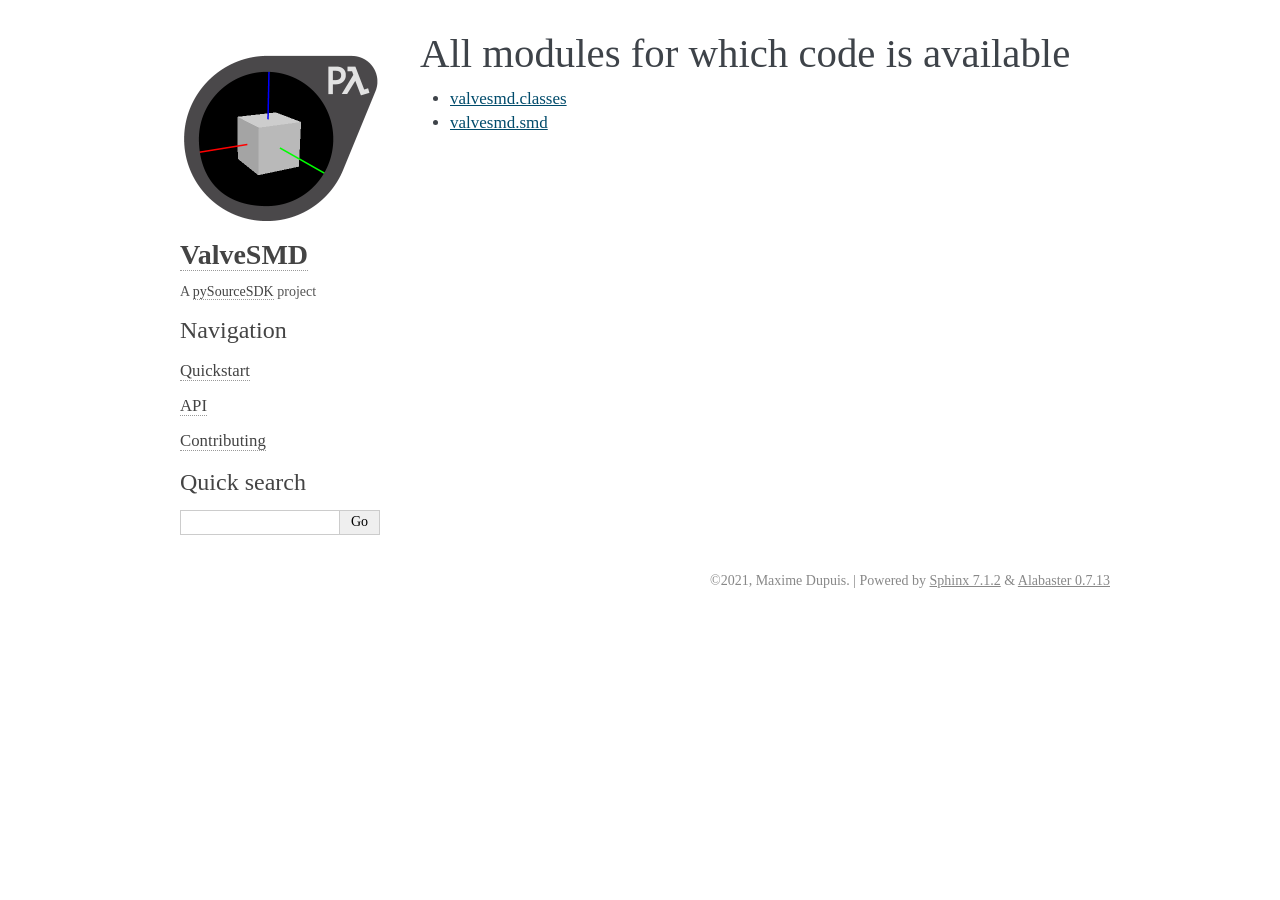
<file: _modules/index.html>
<!DOCTYPE html>

<html lang="en">
  <head>
    <meta charset="utf-8" />
    <meta name="viewport" content="width=device-width, initial-scale=1.0" />
    <title>Overview: module code &#8212; ValveSMD 1.1.0 documentation</title>
    <link rel="stylesheet" type="text/css" href="../_static/pygments.css?v=b3523f8e" />
    <link rel="stylesheet" type="text/css" href="../_static/alabaster.css?v=039e1c02" />
    <link rel="stylesheet" type="text/css" href="../_static/style.css?v=a0f8683c" />
    <script data-url_root="../" id="documentation_options" src="../_static/documentation_options.js?v=def9ab29"></script>
    <script src="../_static/doctools.js?v=888ff710"></script>
    <script src="../_static/sphinx_highlight.js?v=4825356b"></script>
    <link rel="icon" href="../_static/favicon.ico"/>
    <link rel="index" title="Index" href="../genindex.html" />
    <link rel="search" title="Search" href="../search.html" />
   
  <link rel="stylesheet" href="../_static/custom.css" type="text/css" />
  
  
  <meta name="viewport" content="width=device-width, initial-scale=0.9, maximum-scale=0.9" />

  </head><body>
  

    <div class="document">
      <div class="documentwrapper">
        <div class="bodywrapper">
          

          <div class="body" role="main">
            
  <h1>All modules for which code is available</h1>
<ul><li><a href="valvesmd/classes.html">valvesmd.classes</a></li>
<li><a href="valvesmd/smd.html">valvesmd.smd</a></li>
</ul>

          </div>
          
        </div>
      </div>
      <div class="sphinxsidebar" role="navigation" aria-label="main navigation">
        <div class="sphinxsidebarwrapper">
            <p class="logo"><a href="../index.html">
              <img class="logo" src="../_static/pysourcesdk_smd.png" alt="Logo"/>
            </a></p>
<h1 class="logo"><a href="../index.html">ValveSMD</a></h1>



<p class="blurb">A <a href="https://pysourcesdk.github.io/hub/">pySourceSDK</a> project</p>






<h3>Navigation</h3>
<ul>
<li class="toctree-l1"><a class="reference internal" href="../quickstart.html">Quickstart</a></li>
</ul>
<ul>
<li class="toctree-l1"><a class="reference internal" href="../api_ref.html">API</a></li>
</ul>
<ul>
<li class="toctree-l1"><a class="reference internal" href="../contributing.html">Contributing</a></li>
</ul>

<div class="relations">
<h3>Related Topics</h3>
<ul>
  <li><a href="../index.html">Documentation overview</a><ul>
  </ul></li>
</ul>
</div>
<div id="searchbox" style="display: none" role="search">
  <h3 id="searchlabel">Quick search</h3>
    <div class="searchformwrapper">
    <form class="search" action="../search.html" method="get">
      <input type="text" name="q" aria-labelledby="searchlabel" autocomplete="off" autocorrect="off" autocapitalize="off" spellcheck="false"/>
      <input type="submit" value="Go" />
    </form>
    </div>
</div>
<script>document.getElementById('searchbox').style.display = "block"</script>








        </div>
      </div>
      <div class="clearer"></div>
    </div>
    <div class="footer">
      &copy;2021, Maxime Dupuis.
      
      |
      Powered by <a href="http://sphinx-doc.org/">Sphinx 7.1.2</a>
      &amp; <a href="https://github.com/bitprophet/alabaster">Alabaster 0.7.13</a>
      
    </div>

    

    
  </body>
</html>
</file>
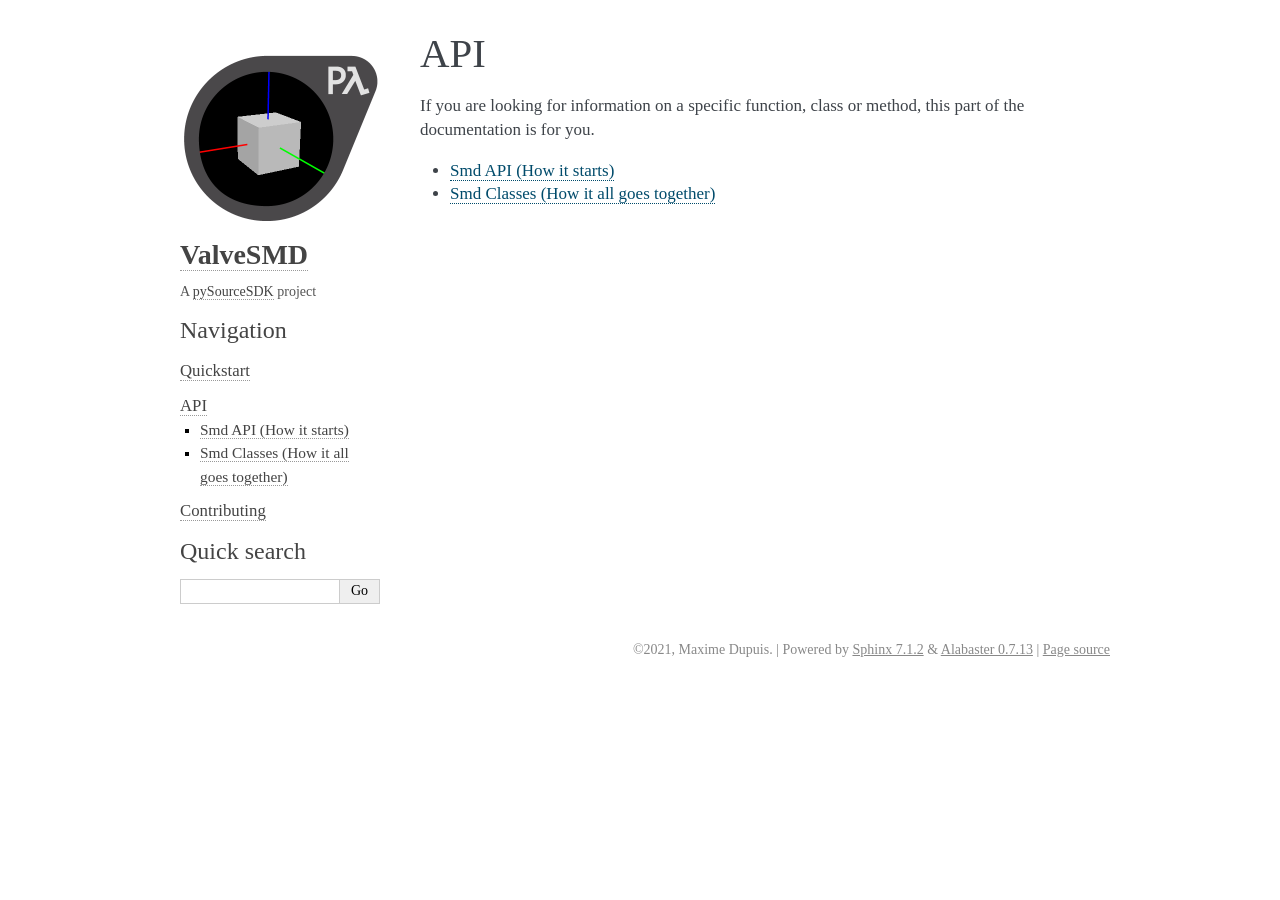
<file: api_ref.html>
<!DOCTYPE html>

<html lang="en">
  <head>
    <meta charset="utf-8" />
    <meta name="viewport" content="width=device-width, initial-scale=1.0" /><meta name="viewport" content="width=device-width, initial-scale=1" />

    <title>API &#8212; ValveSMD 1.1.0 documentation</title>
    <link rel="stylesheet" type="text/css" href="_static/pygments.css?v=b3523f8e" />
    <link rel="stylesheet" type="text/css" href="_static/alabaster.css?v=039e1c02" />
    <link rel="stylesheet" type="text/css" href="_static/style.css?v=a0f8683c" />
    <script data-url_root="./" id="documentation_options" src="_static/documentation_options.js?v=def9ab29"></script>
    <script src="_static/doctools.js?v=888ff710"></script>
    <script src="_static/sphinx_highlight.js?v=4825356b"></script>
    <link rel="icon" href="_static/favicon.ico"/>
    <link rel="index" title="Index" href="genindex.html" />
    <link rel="search" title="Search" href="search.html" />
    <link rel="next" title="Smd API (How it starts)" href="api/smd.html" />
    <link rel="prev" title="Quickstart" href="quickstart.html" />
   
  <link rel="stylesheet" href="_static/custom.css" type="text/css" />
  
  
  <meta name="viewport" content="width=device-width, initial-scale=0.9, maximum-scale=0.9" />

  </head><body>
  

    <div class="document">
      <div class="documentwrapper">
        <div class="bodywrapper">
          

          <div class="body" role="main">
            
  <section id="api">
<h1>API<a class="headerlink" href="#api" title="Permalink to this heading">¶</a></h1>
<p>If you are looking for information on a specific function, class or method, this part of the documentation is for you.</p>
<div class="toctree-wrapper compound">
<ul>
<li class="toctree-l1"><a class="reference internal" href="api/smd.html">Smd API (How it starts)</a></li>
<li class="toctree-l1"><a class="reference internal" href="api/classes.html">Smd Classes (How it all goes together)</a></li>
</ul>
</div>
</section>


          </div>
          
        </div>
      </div>
      <div class="sphinxsidebar" role="navigation" aria-label="main navigation">
        <div class="sphinxsidebarwrapper">
            <p class="logo"><a href="index.html">
              <img class="logo" src="_static/pysourcesdk_smd.png" alt="Logo"/>
            </a></p>
<h1 class="logo"><a href="index.html">ValveSMD</a></h1>



<p class="blurb">A <a href="https://pysourcesdk.github.io/hub/">pySourceSDK</a> project</p>






<h3>Navigation</h3>
<ul>
<li class="toctree-l1"><a class="reference internal" href="quickstart.html">Quickstart</a></li>
</ul>
<ul class="current">
<li class="toctree-l1 current"><a class="current reference internal" href="#">API</a><ul>
<li class="toctree-l2"><a class="reference internal" href="api/smd.html">Smd API (How it starts)</a></li>
<li class="toctree-l2"><a class="reference internal" href="api/classes.html">Smd Classes (How it all goes together)</a></li>
</ul>
</li>
</ul>
<ul>
<li class="toctree-l1"><a class="reference internal" href="contributing.html">Contributing</a></li>
</ul>

<div class="relations">
<h3>Related Topics</h3>
<ul>
  <li><a href="index.html">Documentation overview</a><ul>
      <li>Previous: <a href="quickstart.html" title="previous chapter">Quickstart</a></li>
      <li>Next: <a href="api/smd.html" title="next chapter">Smd API (How it starts)</a></li>
  </ul></li>
</ul>
</div>
<div id="searchbox" style="display: none" role="search">
  <h3 id="searchlabel">Quick search</h3>
    <div class="searchformwrapper">
    <form class="search" action="search.html" method="get">
      <input type="text" name="q" aria-labelledby="searchlabel" autocomplete="off" autocorrect="off" autocapitalize="off" spellcheck="false"/>
      <input type="submit" value="Go" />
    </form>
    </div>
</div>
<script>document.getElementById('searchbox').style.display = "block"</script>








        </div>
      </div>
      <div class="clearer"></div>
    </div>
    <div class="footer">
      &copy;2021, Maxime Dupuis.
      
      |
      Powered by <a href="http://sphinx-doc.org/">Sphinx 7.1.2</a>
      &amp; <a href="https://github.com/bitprophet/alabaster">Alabaster 0.7.13</a>
      
      |
      <a href="_sources/api_ref.rst.txt"
          rel="nofollow">Page source</a>
    </div>

    

    
  </body>
</html>
</file>
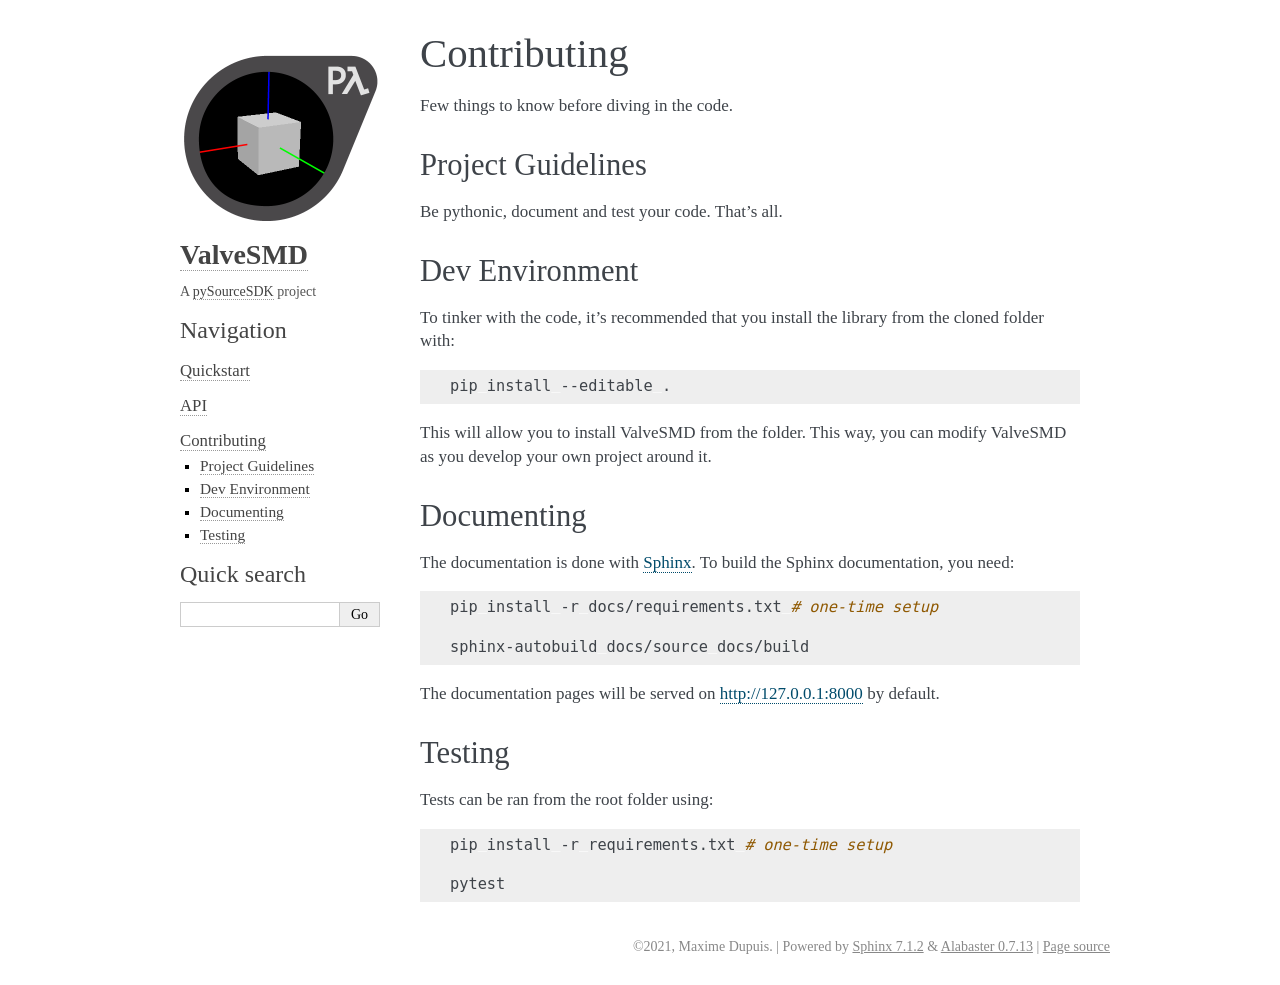
<file: contributing.html>
<!DOCTYPE html>

<html lang="en">
  <head>
    <meta charset="utf-8" />
    <meta name="viewport" content="width=device-width, initial-scale=1.0" /><meta name="viewport" content="width=device-width, initial-scale=1" />

    <title>Contributing &#8212; ValveSMD 1.1.0 documentation</title>
    <link rel="stylesheet" type="text/css" href="_static/pygments.css?v=b3523f8e" />
    <link rel="stylesheet" type="text/css" href="_static/alabaster.css?v=039e1c02" />
    <link rel="stylesheet" type="text/css" href="_static/style.css?v=a0f8683c" />
    <script data-url_root="./" id="documentation_options" src="_static/documentation_options.js?v=def9ab29"></script>
    <script src="_static/doctools.js?v=888ff710"></script>
    <script src="_static/sphinx_highlight.js?v=4825356b"></script>
    <link rel="icon" href="_static/favicon.ico"/>
    <link rel="index" title="Index" href="genindex.html" />
    <link rel="search" title="Search" href="search.html" />
    <link rel="prev" title="Smd Classes (How it all goes together)" href="api/classes.html" />
   
  <link rel="stylesheet" href="_static/custom.css" type="text/css" />
  
  
  <meta name="viewport" content="width=device-width, initial-scale=0.9, maximum-scale=0.9" />

  </head><body>
  

    <div class="document">
      <div class="documentwrapper">
        <div class="bodywrapper">
          

          <div class="body" role="main">
            
  <section id="contributing">
<h1>Contributing<a class="headerlink" href="#contributing" title="Permalink to this heading">¶</a></h1>
<p>Few things to know before diving in the code.</p>
<section id="project-guidelines">
<h2>Project Guidelines<a class="headerlink" href="#project-guidelines" title="Permalink to this heading">¶</a></h2>
<p>Be pythonic, document and test your code. That’s all.</p>
</section>
<section id="dev-environment">
<h2>Dev Environment<a class="headerlink" href="#dev-environment" title="Permalink to this heading">¶</a></h2>
<p>To tinker with the code, it’s recommended that you install the library from the cloned folder with:</p>
<div class="highlight-bash notranslate"><div class="highlight"><pre><span></span>pip<span class="w"> </span>install<span class="w"> </span>--editable<span class="w"> </span>.
</pre></div>
</div>
<p>This will allow you to install ValveSMD from the folder. This way, you can modify ValveSMD as you develop your own project around it.</p>
</section>
<section id="documenting">
<h2>Documenting<a class="headerlink" href="#documenting" title="Permalink to this heading">¶</a></h2>
<p>The documentation is done with <a class="reference external" href="http://www.sphinx-doc.org/en/master/">Sphinx</a>.
To build the Sphinx documentation, you need:</p>
<div class="highlight-bash notranslate"><div class="highlight"><pre><span></span>pip<span class="w"> </span>install<span class="w"> </span>-r<span class="w"> </span>docs/requirements.txt<span class="w"> </span><span class="c1"># one-time setup</span>

sphinx-autobuild<span class="w"> </span>docs/source<span class="w"> </span>docs/build
</pre></div>
</div>
<p>The documentation pages will be served on <a class="reference external" href="http://127.0.0.1:8000">http://127.0.0.1:8000</a> by default.</p>
</section>
<section id="testing">
<h2>Testing<a class="headerlink" href="#testing" title="Permalink to this heading">¶</a></h2>
<p>Tests can be ran from the root folder using:</p>
<div class="highlight-bash notranslate"><div class="highlight"><pre><span></span>pip<span class="w"> </span>install<span class="w"> </span>-r<span class="w"> </span>requirements.txt<span class="w"> </span><span class="c1"># one-time setup</span>

pytest
</pre></div>
</div>
</section>
</section>


          </div>
          
        </div>
      </div>
      <div class="sphinxsidebar" role="navigation" aria-label="main navigation">
        <div class="sphinxsidebarwrapper">
            <p class="logo"><a href="index.html">
              <img class="logo" src="_static/pysourcesdk_smd.png" alt="Logo"/>
            </a></p>
<h1 class="logo"><a href="index.html">ValveSMD</a></h1>



<p class="blurb">A <a href="https://pysourcesdk.github.io/hub/">pySourceSDK</a> project</p>






<h3>Navigation</h3>
<ul>
<li class="toctree-l1"><a class="reference internal" href="quickstart.html">Quickstart</a></li>
</ul>
<ul>
<li class="toctree-l1"><a class="reference internal" href="api_ref.html">API</a></li>
</ul>
<ul class="current">
<li class="toctree-l1 current"><a class="current reference internal" href="#">Contributing</a><ul>
<li class="toctree-l2"><a class="reference internal" href="#project-guidelines">Project Guidelines</a></li>
<li class="toctree-l2"><a class="reference internal" href="#dev-environment">Dev Environment</a></li>
<li class="toctree-l2"><a class="reference internal" href="#documenting">Documenting</a></li>
<li class="toctree-l2"><a class="reference internal" href="#testing">Testing</a></li>
</ul>
</li>
</ul>

<div class="relations">
<h3>Related Topics</h3>
<ul>
  <li><a href="index.html">Documentation overview</a><ul>
      <li>Previous: <a href="api/classes.html" title="previous chapter">Smd Classes (How it all goes together)</a></li>
  </ul></li>
</ul>
</div>
<div id="searchbox" style="display: none" role="search">
  <h3 id="searchlabel">Quick search</h3>
    <div class="searchformwrapper">
    <form class="search" action="search.html" method="get">
      <input type="text" name="q" aria-labelledby="searchlabel" autocomplete="off" autocorrect="off" autocapitalize="off" spellcheck="false"/>
      <input type="submit" value="Go" />
    </form>
    </div>
</div>
<script>document.getElementById('searchbox').style.display = "block"</script>








        </div>
      </div>
      <div class="clearer"></div>
    </div>
    <div class="footer">
      &copy;2021, Maxime Dupuis.
      
      |
      Powered by <a href="http://sphinx-doc.org/">Sphinx 7.1.2</a>
      &amp; <a href="https://github.com/bitprophet/alabaster">Alabaster 0.7.13</a>
      
      |
      <a href="_sources/contributing.rst.txt"
          rel="nofollow">Page source</a>
    </div>

    

    
  </body>
</html>
</file>
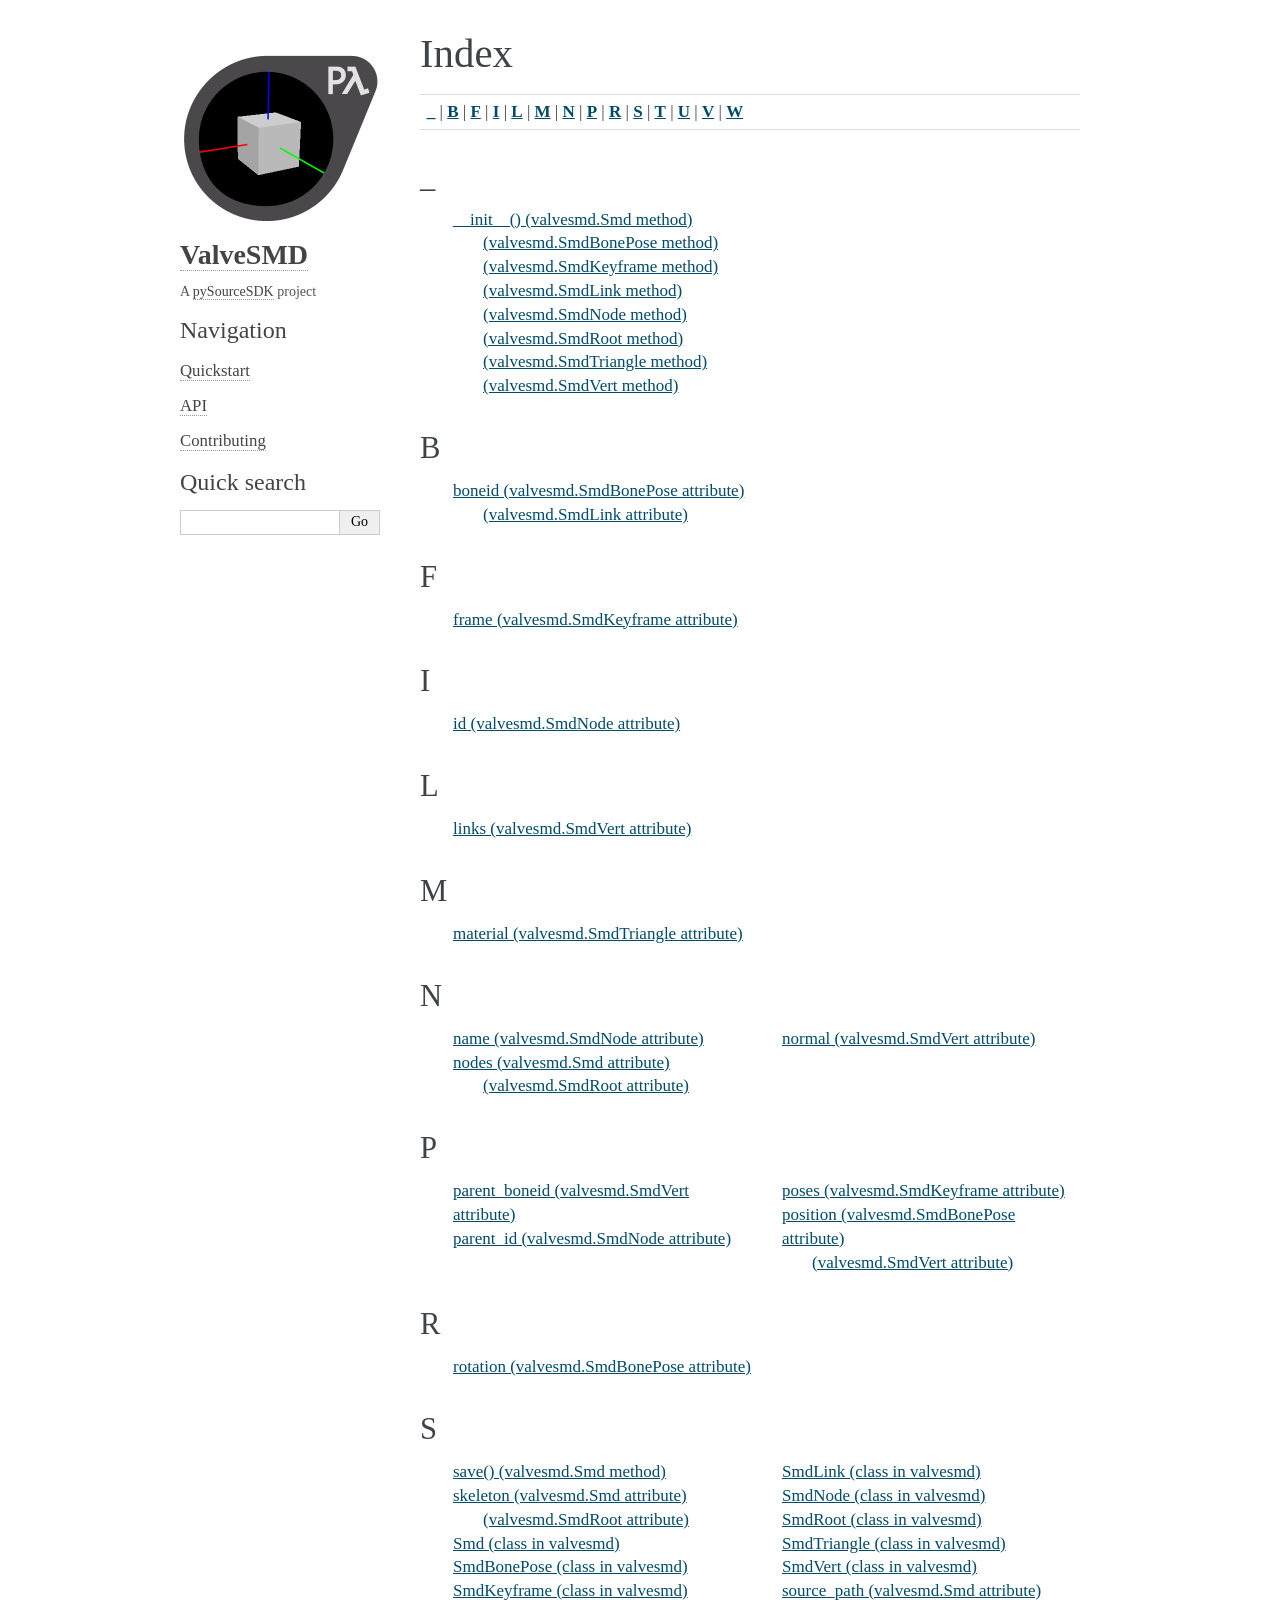
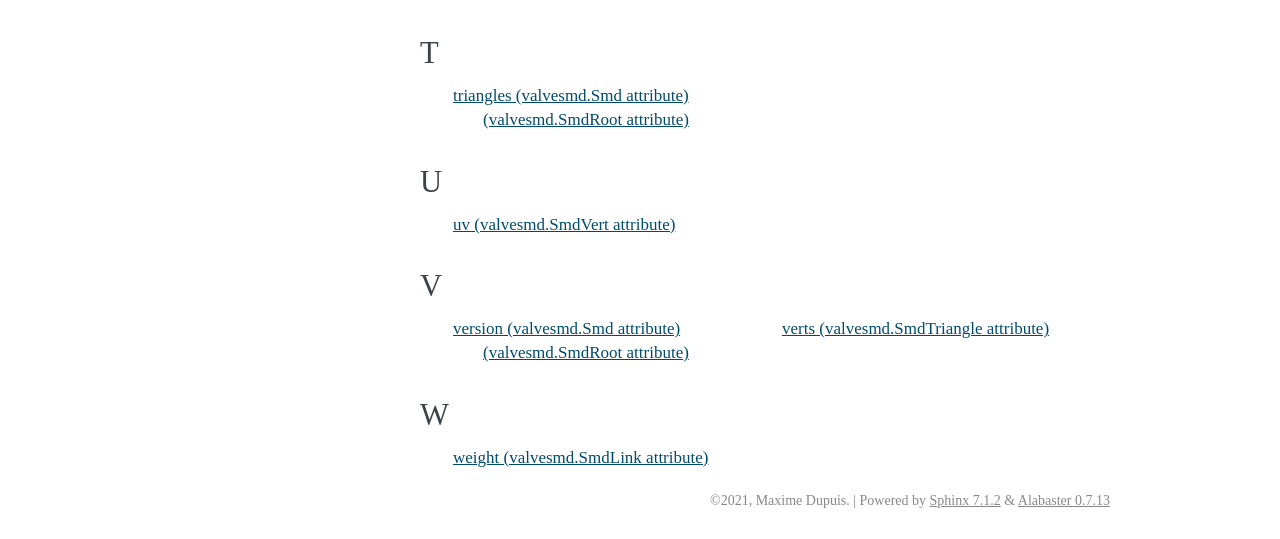
<file: genindex.html>
<!DOCTYPE html>

<html lang="en">
  <head>
    <meta charset="utf-8" />
    <meta name="viewport" content="width=device-width, initial-scale=1.0" />
    <title>Index &#8212; ValveSMD 1.1.0 documentation</title>
    <link rel="stylesheet" type="text/css" href="_static/pygments.css?v=b3523f8e" />
    <link rel="stylesheet" type="text/css" href="_static/alabaster.css?v=039e1c02" />
    <link rel="stylesheet" type="text/css" href="_static/style.css?v=a0f8683c" />
    <script data-url_root="./" id="documentation_options" src="_static/documentation_options.js?v=def9ab29"></script>
    <script src="_static/doctools.js?v=888ff710"></script>
    <script src="_static/sphinx_highlight.js?v=4825356b"></script>
    <link rel="icon" href="_static/favicon.ico"/>
    <link rel="index" title="Index" href="#" />
    <link rel="search" title="Search" href="search.html" />
   
  <link rel="stylesheet" href="_static/custom.css" type="text/css" />
  
  
  <meta name="viewport" content="width=device-width, initial-scale=0.9, maximum-scale=0.9" />

  </head><body>
  

    <div class="document">
      <div class="documentwrapper">
        <div class="bodywrapper">
          

          <div class="body" role="main">
            

<h1 id="index">Index</h1>

<div class="genindex-jumpbox">
 <a href="#_"><strong>_</strong></a>
 | <a href="#B"><strong>B</strong></a>
 | <a href="#F"><strong>F</strong></a>
 | <a href="#I"><strong>I</strong></a>
 | <a href="#L"><strong>L</strong></a>
 | <a href="#M"><strong>M</strong></a>
 | <a href="#N"><strong>N</strong></a>
 | <a href="#P"><strong>P</strong></a>
 | <a href="#R"><strong>R</strong></a>
 | <a href="#S"><strong>S</strong></a>
 | <a href="#T"><strong>T</strong></a>
 | <a href="#U"><strong>U</strong></a>
 | <a href="#V"><strong>V</strong></a>
 | <a href="#W"><strong>W</strong></a>
 
</div>
<h2 id="_">_</h2>
<table style="width: 100%" class="indextable genindextable"><tr>
  <td style="width: 33%; vertical-align: top;"><ul>
      <li><a href="api/smd.html#valvesmd.Smd.__init__">__init__() (valvesmd.Smd method)</a>

      <ul>
        <li><a href="api/classes.html#valvesmd.SmdBonePose.__init__">(valvesmd.SmdBonePose method)</a>
</li>
        <li><a href="api/classes.html#valvesmd.SmdKeyframe.__init__">(valvesmd.SmdKeyframe method)</a>
</li>
        <li><a href="api/classes.html#valvesmd.SmdLink.__init__">(valvesmd.SmdLink method)</a>
</li>
        <li><a href="api/classes.html#valvesmd.SmdNode.__init__">(valvesmd.SmdNode method)</a>
</li>
        <li><a href="api/classes.html#valvesmd.SmdRoot.__init__">(valvesmd.SmdRoot method)</a>
</li>
        <li><a href="api/classes.html#valvesmd.SmdTriangle.__init__">(valvesmd.SmdTriangle method)</a>
</li>
        <li><a href="api/classes.html#valvesmd.SmdVert.__init__">(valvesmd.SmdVert method)</a>
</li>
      </ul></li>
  </ul></td>
</tr></table>

<h2 id="B">B</h2>
<table style="width: 100%" class="indextable genindextable"><tr>
  <td style="width: 33%; vertical-align: top;"><ul>
      <li><a href="api/classes.html#valvesmd.SmdBonePose.boneid">boneid (valvesmd.SmdBonePose attribute)</a>

      <ul>
        <li><a href="api/classes.html#valvesmd.SmdLink.boneid">(valvesmd.SmdLink attribute)</a>
</li>
      </ul></li>
  </ul></td>
</tr></table>

<h2 id="F">F</h2>
<table style="width: 100%" class="indextable genindextable"><tr>
  <td style="width: 33%; vertical-align: top;"><ul>
      <li><a href="api/classes.html#valvesmd.SmdKeyframe.frame">frame (valvesmd.SmdKeyframe attribute)</a>
</li>
  </ul></td>
</tr></table>

<h2 id="I">I</h2>
<table style="width: 100%" class="indextable genindextable"><tr>
  <td style="width: 33%; vertical-align: top;"><ul>
      <li><a href="api/classes.html#valvesmd.SmdNode.id">id (valvesmd.SmdNode attribute)</a>
</li>
  </ul></td>
</tr></table>

<h2 id="L">L</h2>
<table style="width: 100%" class="indextable genindextable"><tr>
  <td style="width: 33%; vertical-align: top;"><ul>
      <li><a href="api/classes.html#valvesmd.SmdVert.links">links (valvesmd.SmdVert attribute)</a>
</li>
  </ul></td>
</tr></table>

<h2 id="M">M</h2>
<table style="width: 100%" class="indextable genindextable"><tr>
  <td style="width: 33%; vertical-align: top;"><ul>
      <li><a href="api/classes.html#valvesmd.SmdTriangle.material">material (valvesmd.SmdTriangle attribute)</a>
</li>
  </ul></td>
</tr></table>

<h2 id="N">N</h2>
<table style="width: 100%" class="indextable genindextable"><tr>
  <td style="width: 33%; vertical-align: top;"><ul>
      <li><a href="api/classes.html#valvesmd.SmdNode.name">name (valvesmd.SmdNode attribute)</a>
</li>
      <li><a href="api/smd.html#valvesmd.Smd.nodes">nodes (valvesmd.Smd attribute)</a>

      <ul>
        <li><a href="api/classes.html#valvesmd.SmdRoot.nodes">(valvesmd.SmdRoot attribute)</a>
</li>
      </ul></li>
  </ul></td>
  <td style="width: 33%; vertical-align: top;"><ul>
      <li><a href="api/classes.html#valvesmd.SmdVert.normal">normal (valvesmd.SmdVert attribute)</a>
</li>
  </ul></td>
</tr></table>

<h2 id="P">P</h2>
<table style="width: 100%" class="indextable genindextable"><tr>
  <td style="width: 33%; vertical-align: top;"><ul>
      <li><a href="api/classes.html#valvesmd.SmdVert.parent_boneid">parent_boneid (valvesmd.SmdVert attribute)</a>
</li>
      <li><a href="api/classes.html#valvesmd.SmdNode.parent_id">parent_id (valvesmd.SmdNode attribute)</a>
</li>
  </ul></td>
  <td style="width: 33%; vertical-align: top;"><ul>
      <li><a href="api/classes.html#valvesmd.SmdKeyframe.poses">poses (valvesmd.SmdKeyframe attribute)</a>
</li>
      <li><a href="api/classes.html#valvesmd.SmdBonePose.position">position (valvesmd.SmdBonePose attribute)</a>

      <ul>
        <li><a href="api/classes.html#valvesmd.SmdVert.position">(valvesmd.SmdVert attribute)</a>
</li>
      </ul></li>
  </ul></td>
</tr></table>

<h2 id="R">R</h2>
<table style="width: 100%" class="indextable genindextable"><tr>
  <td style="width: 33%; vertical-align: top;"><ul>
      <li><a href="api/classes.html#valvesmd.SmdBonePose.rotation">rotation (valvesmd.SmdBonePose attribute)</a>
</li>
  </ul></td>
</tr></table>

<h2 id="S">S</h2>
<table style="width: 100%" class="indextable genindextable"><tr>
  <td style="width: 33%; vertical-align: top;"><ul>
      <li><a href="api/smd.html#valvesmd.Smd.save">save() (valvesmd.Smd method)</a>
</li>
      <li><a href="api/smd.html#valvesmd.Smd.skeleton">skeleton (valvesmd.Smd attribute)</a>

      <ul>
        <li><a href="api/classes.html#valvesmd.SmdRoot.skeleton">(valvesmd.SmdRoot attribute)</a>
</li>
      </ul></li>
      <li><a href="api/smd.html#valvesmd.Smd">Smd (class in valvesmd)</a>
</li>
      <li><a href="api/classes.html#valvesmd.SmdBonePose">SmdBonePose (class in valvesmd)</a>
</li>
      <li><a href="api/classes.html#valvesmd.SmdKeyframe">SmdKeyframe (class in valvesmd)</a>
</li>
  </ul></td>
  <td style="width: 33%; vertical-align: top;"><ul>
      <li><a href="api/classes.html#valvesmd.SmdLink">SmdLink (class in valvesmd)</a>
</li>
      <li><a href="api/classes.html#valvesmd.SmdNode">SmdNode (class in valvesmd)</a>
</li>
      <li><a href="api/classes.html#valvesmd.SmdRoot">SmdRoot (class in valvesmd)</a>
</li>
      <li><a href="api/classes.html#valvesmd.SmdTriangle">SmdTriangle (class in valvesmd)</a>
</li>
      <li><a href="api/classes.html#valvesmd.SmdVert">SmdVert (class in valvesmd)</a>
</li>
      <li><a href="api/smd.html#valvesmd.Smd.source_path">source_path (valvesmd.Smd attribute)</a>
</li>
  </ul></td>
</tr></table>

<h2 id="T">T</h2>
<table style="width: 100%" class="indextable genindextable"><tr>
  <td style="width: 33%; vertical-align: top;"><ul>
      <li><a href="api/smd.html#valvesmd.Smd.triangles">triangles (valvesmd.Smd attribute)</a>

      <ul>
        <li><a href="api/classes.html#valvesmd.SmdRoot.triangles">(valvesmd.SmdRoot attribute)</a>
</li>
      </ul></li>
  </ul></td>
</tr></table>

<h2 id="U">U</h2>
<table style="width: 100%" class="indextable genindextable"><tr>
  <td style="width: 33%; vertical-align: top;"><ul>
      <li><a href="api/classes.html#valvesmd.SmdVert.uv">uv (valvesmd.SmdVert attribute)</a>
</li>
  </ul></td>
</tr></table>

<h2 id="V">V</h2>
<table style="width: 100%" class="indextable genindextable"><tr>
  <td style="width: 33%; vertical-align: top;"><ul>
      <li><a href="api/smd.html#valvesmd.Smd.version">version (valvesmd.Smd attribute)</a>

      <ul>
        <li><a href="api/classes.html#valvesmd.SmdRoot.version">(valvesmd.SmdRoot attribute)</a>
</li>
      </ul></li>
  </ul></td>
  <td style="width: 33%; vertical-align: top;"><ul>
      <li><a href="api/classes.html#valvesmd.SmdTriangle.verts">verts (valvesmd.SmdTriangle attribute)</a>
</li>
  </ul></td>
</tr></table>

<h2 id="W">W</h2>
<table style="width: 100%" class="indextable genindextable"><tr>
  <td style="width: 33%; vertical-align: top;"><ul>
      <li><a href="api/classes.html#valvesmd.SmdLink.weight">weight (valvesmd.SmdLink attribute)</a>
</li>
  </ul></td>
</tr></table>



          </div>
          
        </div>
      </div>
      <div class="sphinxsidebar" role="navigation" aria-label="main navigation">
        <div class="sphinxsidebarwrapper">
            <p class="logo"><a href="index.html">
              <img class="logo" src="_static/pysourcesdk_smd.png" alt="Logo"/>
            </a></p>
<h1 class="logo"><a href="index.html">ValveSMD</a></h1>



<p class="blurb">A <a href="https://pysourcesdk.github.io/hub/">pySourceSDK</a> project</p>






<h3>Navigation</h3>
<ul>
<li class="toctree-l1"><a class="reference internal" href="quickstart.html">Quickstart</a></li>
</ul>
<ul>
<li class="toctree-l1"><a class="reference internal" href="api_ref.html">API</a></li>
</ul>
<ul>
<li class="toctree-l1"><a class="reference internal" href="contributing.html">Contributing</a></li>
</ul>

<div class="relations">
<h3>Related Topics</h3>
<ul>
  <li><a href="index.html">Documentation overview</a><ul>
  </ul></li>
</ul>
</div>
<div id="searchbox" style="display: none" role="search">
  <h3 id="searchlabel">Quick search</h3>
    <div class="searchformwrapper">
    <form class="search" action="search.html" method="get">
      <input type="text" name="q" aria-labelledby="searchlabel" autocomplete="off" autocorrect="off" autocapitalize="off" spellcheck="false"/>
      <input type="submit" value="Go" />
    </form>
    </div>
</div>
<script>document.getElementById('searchbox').style.display = "block"</script>








        </div>
      </div>
      <div class="clearer"></div>
    </div>
    <div class="footer">
      &copy;2021, Maxime Dupuis.
      
      |
      Powered by <a href="http://sphinx-doc.org/">Sphinx 7.1.2</a>
      &amp; <a href="https://github.com/bitprophet/alabaster">Alabaster 0.7.13</a>
      
    </div>

    

    
  </body>
</html>
</file>
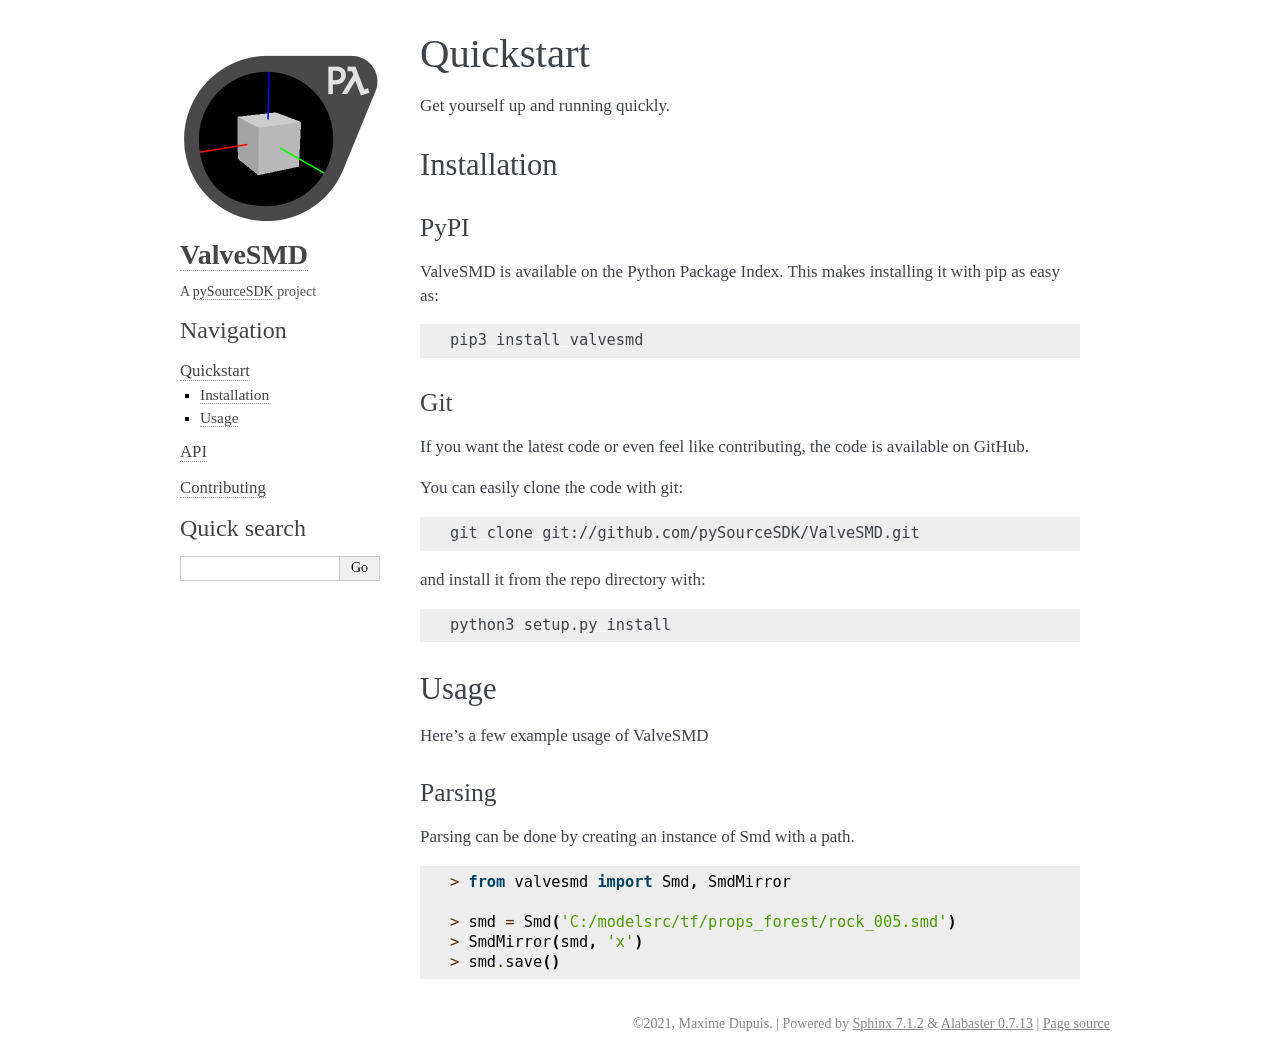
<file: quickstart.html>
<!DOCTYPE html>

<html lang="en">
  <head>
    <meta charset="utf-8" />
    <meta name="viewport" content="width=device-width, initial-scale=1.0" /><meta name="viewport" content="width=device-width, initial-scale=1" />

    <title>Quickstart &#8212; ValveSMD 1.1.0 documentation</title>
    <link rel="stylesheet" type="text/css" href="_static/pygments.css?v=b3523f8e" />
    <link rel="stylesheet" type="text/css" href="_static/alabaster.css?v=039e1c02" />
    <link rel="stylesheet" type="text/css" href="_static/style.css?v=a0f8683c" />
    <script data-url_root="./" id="documentation_options" src="_static/documentation_options.js?v=def9ab29"></script>
    <script src="_static/doctools.js?v=888ff710"></script>
    <script src="_static/sphinx_highlight.js?v=4825356b"></script>
    <link rel="icon" href="_static/favicon.ico"/>
    <link rel="index" title="Index" href="genindex.html" />
    <link rel="search" title="Search" href="search.html" />
    <link rel="next" title="API" href="api_ref.html" />
    <link rel="prev" title="Welcome to ValveSMD’s documentation!" href="index.html" />
   
  <link rel="stylesheet" href="_static/custom.css" type="text/css" />
  
  
  <meta name="viewport" content="width=device-width, initial-scale=0.9, maximum-scale=0.9" />

  </head><body>
  

    <div class="document">
      <div class="documentwrapper">
        <div class="bodywrapper">
          

          <div class="body" role="main">
            
  <section id="quickstart">
<h1>Quickstart<a class="headerlink" href="#quickstart" title="Permalink to this heading">¶</a></h1>
<p>Get yourself up and running quickly.</p>
<section id="installation">
<h2>Installation<a class="headerlink" href="#installation" title="Permalink to this heading">¶</a></h2>
<section id="pypi">
<h3>PyPI<a class="headerlink" href="#pypi" title="Permalink to this heading">¶</a></h3>
<p>ValveSMD is available on the Python Package Index. This makes installing it with pip as easy as:</p>
<div class="highlight-bash notranslate"><div class="highlight"><pre><span></span>pip3<span class="w"> </span>install<span class="w"> </span>valvesmd
</pre></div>
</div>
</section>
<section id="git">
<h3>Git<a class="headerlink" href="#git" title="Permalink to this heading">¶</a></h3>
<p>If you want the latest code or even feel like contributing, the code is available on GitHub.</p>
<p>You can easily clone the code with git:</p>
<div class="highlight-bash notranslate"><div class="highlight"><pre><span></span>git<span class="w"> </span>clone<span class="w"> </span>git://github.com/pySourceSDK/ValveSMD.git
</pre></div>
</div>
<p>and install it from the repo directory with:</p>
<div class="highlight-bash notranslate"><div class="highlight"><pre><span></span>python3<span class="w"> </span>setup.py<span class="w"> </span>install
</pre></div>
</div>
</section>
</section>
<section id="usage">
<h2>Usage<a class="headerlink" href="#usage" title="Permalink to this heading">¶</a></h2>
<p>Here’s a few example usage of ValveSMD</p>
<section id="parsing">
<h3>Parsing<a class="headerlink" href="#parsing" title="Permalink to this heading">¶</a></h3>
<p>Parsing can be done by creating an instance of Smd with a path.</p>
<div class="highlight-python notranslate"><div class="highlight"><pre><span></span><span class="o">&gt;</span> <span class="kn">from</span> <span class="nn">valvesmd</span> <span class="kn">import</span> <span class="n">Smd</span><span class="p">,</span> <span class="n">SmdMirror</span>

<span class="o">&gt;</span> <span class="n">smd</span> <span class="o">=</span> <span class="n">Smd</span><span class="p">(</span><span class="s1">&#39;C:/modelsrc/tf/props_forest/rock_005.smd&#39;</span><span class="p">)</span>
<span class="o">&gt;</span> <span class="n">SmdMirror</span><span class="p">(</span><span class="n">smd</span><span class="p">,</span> <span class="s1">&#39;x&#39;</span><span class="p">)</span>
<span class="o">&gt;</span> <span class="n">smd</span><span class="o">.</span><span class="n">save</span><span class="p">()</span>
</pre></div>
</div>
</section>
</section>
</section>


          </div>
          
        </div>
      </div>
      <div class="sphinxsidebar" role="navigation" aria-label="main navigation">
        <div class="sphinxsidebarwrapper">
            <p class="logo"><a href="index.html">
              <img class="logo" src="_static/pysourcesdk_smd.png" alt="Logo"/>
            </a></p>
<h1 class="logo"><a href="index.html">ValveSMD</a></h1>



<p class="blurb">A <a href="https://pysourcesdk.github.io/hub/">pySourceSDK</a> project</p>






<h3>Navigation</h3>
<ul class="current">
<li class="toctree-l1 current"><a class="current reference internal" href="#">Quickstart</a><ul>
<li class="toctree-l2"><a class="reference internal" href="#installation">Installation</a></li>
<li class="toctree-l2"><a class="reference internal" href="#usage">Usage</a></li>
</ul>
</li>
</ul>
<ul>
<li class="toctree-l1"><a class="reference internal" href="api_ref.html">API</a></li>
</ul>
<ul>
<li class="toctree-l1"><a class="reference internal" href="contributing.html">Contributing</a></li>
</ul>

<div class="relations">
<h3>Related Topics</h3>
<ul>
  <li><a href="index.html">Documentation overview</a><ul>
      <li>Previous: <a href="index.html" title="previous chapter">Welcome to ValveSMD’s documentation!</a></li>
      <li>Next: <a href="api_ref.html" title="next chapter">API</a></li>
  </ul></li>
</ul>
</div>
<div id="searchbox" style="display: none" role="search">
  <h3 id="searchlabel">Quick search</h3>
    <div class="searchformwrapper">
    <form class="search" action="search.html" method="get">
      <input type="text" name="q" aria-labelledby="searchlabel" autocomplete="off" autocorrect="off" autocapitalize="off" spellcheck="false"/>
      <input type="submit" value="Go" />
    </form>
    </div>
</div>
<script>document.getElementById('searchbox').style.display = "block"</script>








        </div>
      </div>
      <div class="clearer"></div>
    </div>
    <div class="footer">
      &copy;2021, Maxime Dupuis.
      
      |
      Powered by <a href="http://sphinx-doc.org/">Sphinx 7.1.2</a>
      &amp; <a href="https://github.com/bitprophet/alabaster">Alabaster 0.7.13</a>
      
      |
      <a href="_sources/quickstart.rst.txt"
          rel="nofollow">Page source</a>
    </div>

    

    
  </body>
</html>
</file>
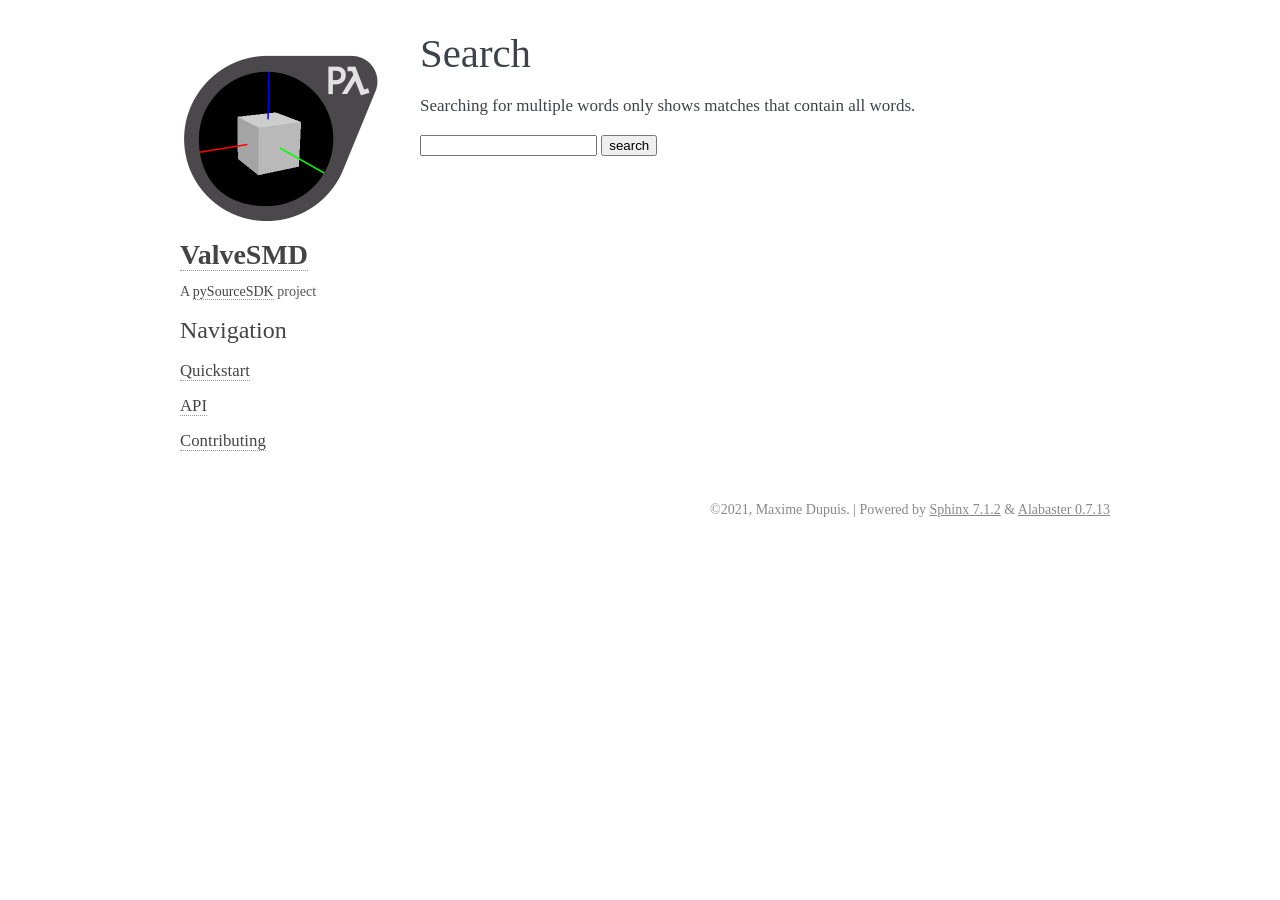
<file: search.html>
<!DOCTYPE html>

<html lang="en">
  <head>
    <meta charset="utf-8" />
    <meta name="viewport" content="width=device-width, initial-scale=1.0" />
    <title>Search &#8212; ValveSMD 1.1.0 documentation</title>
    <link rel="stylesheet" type="text/css" href="_static/pygments.css?v=b3523f8e" />
    <link rel="stylesheet" type="text/css" href="_static/alabaster.css?v=039e1c02" />
    <link rel="stylesheet" type="text/css" href="_static/style.css?v=a0f8683c" />
    
    <script data-url_root="./" id="documentation_options" src="_static/documentation_options.js?v=def9ab29"></script>
    <script src="_static/doctools.js?v=888ff710"></script>
    <script src="_static/sphinx_highlight.js?v=4825356b"></script>
    <script src="_static/searchtools.js"></script>
    <script src="_static/language_data.js"></script>
    <link rel="icon" href="_static/favicon.ico"/>
    <link rel="index" title="Index" href="genindex.html" />
    <link rel="search" title="Search" href="#" />
  <script src="searchindex.js" defer></script>
  
   
  <link rel="stylesheet" href="_static/custom.css" type="text/css" />
  
  
  <meta name="viewport" content="width=device-width, initial-scale=0.9, maximum-scale=0.9" />


  </head><body>
  

    <div class="document">
      <div class="documentwrapper">
        <div class="bodywrapper">
          

          <div class="body" role="main">
            
  <h1 id="search-documentation">Search</h1>
  
  <noscript>
  <div class="admonition warning">
  <p>
    Please activate JavaScript to enable the search
    functionality.
  </p>
  </div>
  </noscript>
  
  
  <p>
    Searching for multiple words only shows matches that contain
    all words.
  </p>
  
  
  <form action="" method="get">
    <input type="text" name="q" aria-labelledby="search-documentation" value="" autocomplete="off" autocorrect="off" autocapitalize="off" spellcheck="false"/>
    <input type="submit" value="search" />
    <span id="search-progress" style="padding-left: 10px"></span>
  </form>
  
  
  
  <div id="search-results">
  
  </div>
  

          </div>
          
        </div>
      </div>
      <div class="sphinxsidebar" role="navigation" aria-label="main navigation">
        <div class="sphinxsidebarwrapper">
            <p class="logo"><a href="index.html">
              <img class="logo" src="_static/pysourcesdk_smd.png" alt="Logo"/>
            </a></p>
<h1 class="logo"><a href="index.html">ValveSMD</a></h1>



<p class="blurb">A <a href="https://pysourcesdk.github.io/hub/">pySourceSDK</a> project</p>






<h3>Navigation</h3>
<ul>
<li class="toctree-l1"><a class="reference internal" href="quickstart.html">Quickstart</a></li>
</ul>
<ul>
<li class="toctree-l1"><a class="reference internal" href="api_ref.html">API</a></li>
</ul>
<ul>
<li class="toctree-l1"><a class="reference internal" href="contributing.html">Contributing</a></li>
</ul>

<div class="relations">
<h3>Related Topics</h3>
<ul>
  <li><a href="index.html">Documentation overview</a><ul>
  </ul></li>
</ul>
</div>








        </div>
      </div>
      <div class="clearer"></div>
    </div>
    <div class="footer">
      &copy;2021, Maxime Dupuis.
      
      |
      Powered by <a href="http://sphinx-doc.org/">Sphinx 7.1.2</a>
      &amp; <a href="https://github.com/bitprophet/alabaster">Alabaster 0.7.13</a>
      
    </div>

    

    
  </body>
</html>
</file>
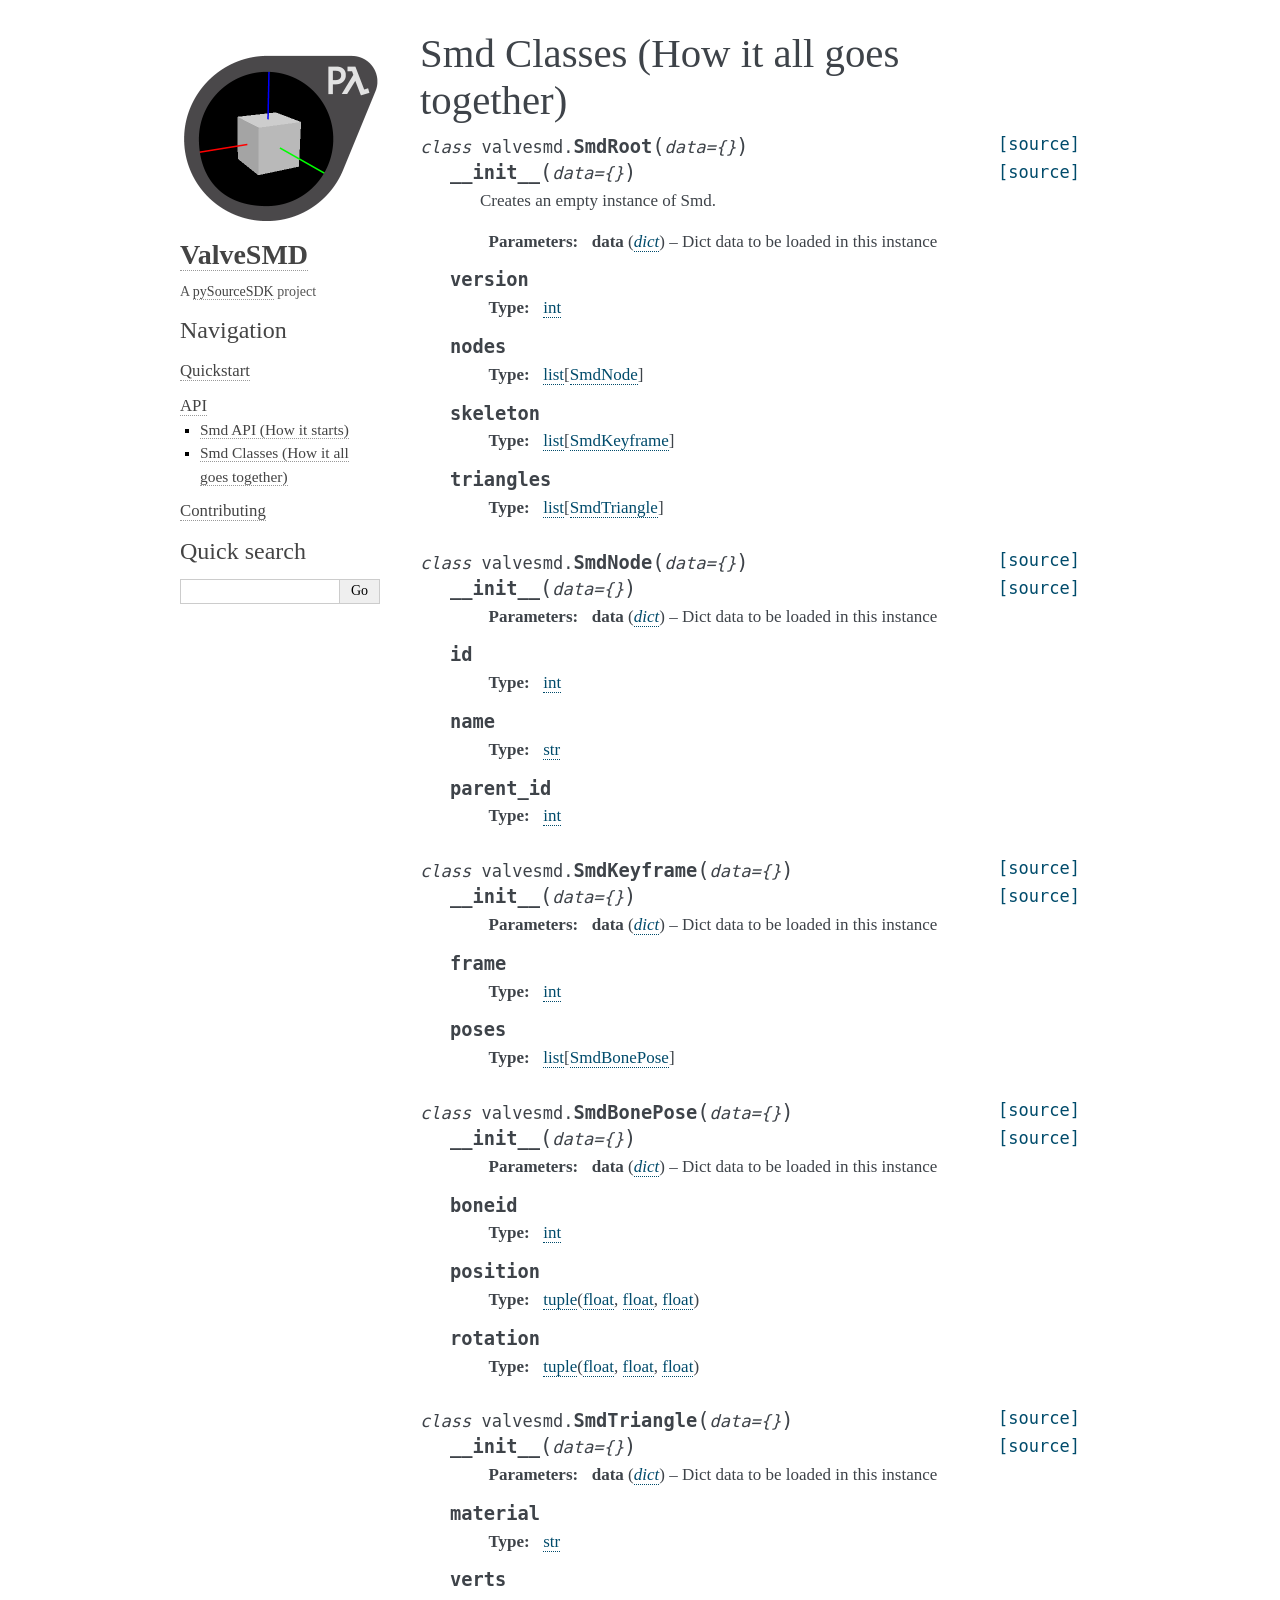
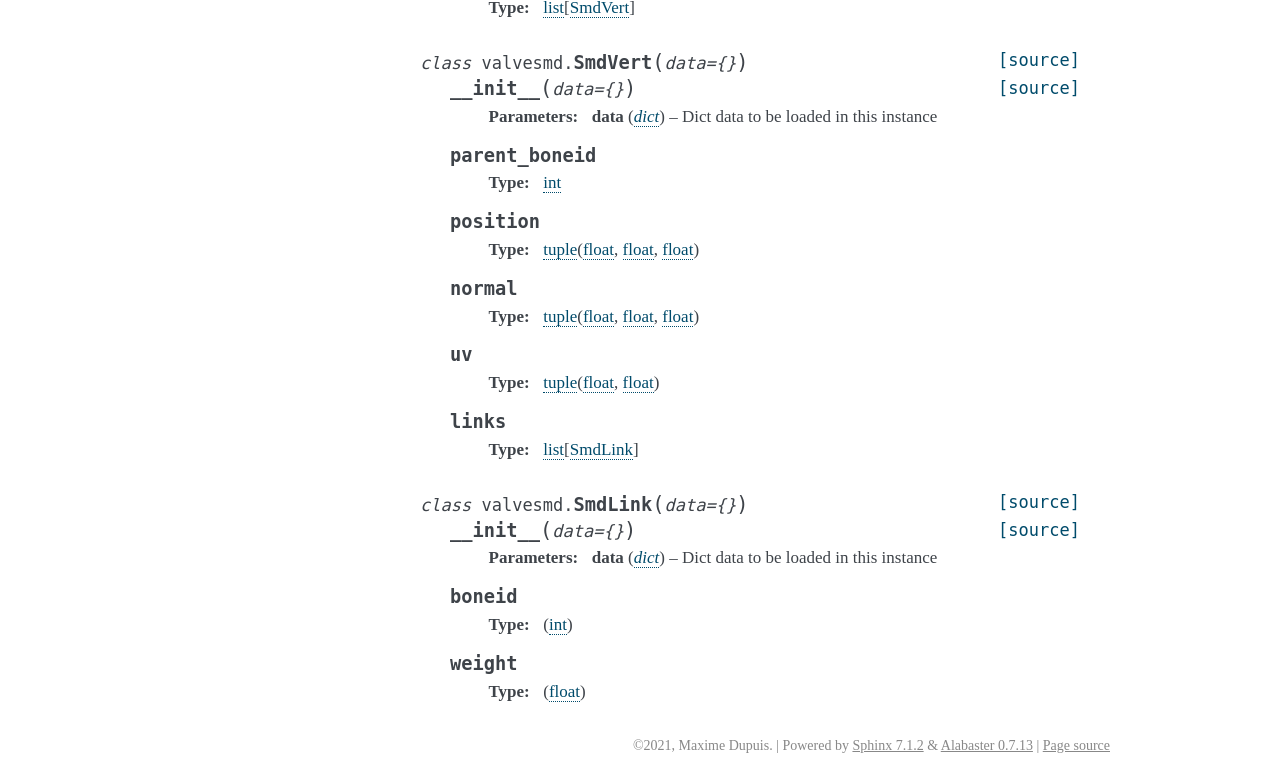
<file: api/classes.html>
<!DOCTYPE html>

<html lang="en">
  <head>
    <meta charset="utf-8" />
    <meta name="viewport" content="width=device-width, initial-scale=1.0" /><meta name="viewport" content="width=device-width, initial-scale=1" />

    <title>Smd Classes (How it all goes together) &#8212; ValveSMD 1.1.0 documentation</title>
    <link rel="stylesheet" type="text/css" href="../_static/pygments.css?v=b3523f8e" />
    <link rel="stylesheet" type="text/css" href="../_static/alabaster.css?v=039e1c02" />
    <link rel="stylesheet" type="text/css" href="../_static/style.css?v=a0f8683c" />
    <script data-url_root="../" id="documentation_options" src="../_static/documentation_options.js?v=def9ab29"></script>
    <script src="../_static/doctools.js?v=888ff710"></script>
    <script src="../_static/sphinx_highlight.js?v=4825356b"></script>
    <link rel="icon" href="../_static/favicon.ico"/>
    <link rel="index" title="Index" href="../genindex.html" />
    <link rel="search" title="Search" href="../search.html" />
    <link rel="next" title="Contributing" href="../contributing.html" />
    <link rel="prev" title="Smd API (How it starts)" href="smd.html" />
   
  <link rel="stylesheet" href="../_static/custom.css" type="text/css" />
  
  
  <meta name="viewport" content="width=device-width, initial-scale=0.9, maximum-scale=0.9" />

  </head><body>
  

    <div class="document">
      <div class="documentwrapper">
        <div class="bodywrapper">
          

          <div class="body" role="main">
            
  <section id="smd-classes-how-it-all-goes-together">
<h1>Smd Classes (How it all goes together)<a class="headerlink" href="#smd-classes-how-it-all-goes-together" title="Permalink to this heading">¶</a></h1>
<dl class="py class">
<dt class="sig sig-object py" id="valvesmd.SmdRoot">
<em class="property"><span class="pre">class</span><span class="w"> </span></em><span class="sig-prename descclassname"><span class="pre">valvesmd.</span></span><span class="sig-name descname"><span class="pre">SmdRoot</span></span><span class="sig-paren">(</span><em class="sig-param"><span class="n"><span class="pre">data</span></span><span class="o"><span class="pre">=</span></span><span class="default_value"><span class="pre">{}</span></span></em><span class="sig-paren">)</span><a class="reference internal" href="../_modules/valvesmd/classes.html#SmdRoot"><span class="viewcode-link"><span class="pre">[source]</span></span></a><a class="headerlink" href="#valvesmd.SmdRoot" title="Permalink to this definition">¶</a></dt>
<dd><dl class="py method">
<dt class="sig sig-object py" id="valvesmd.SmdRoot.__init__">
<span class="sig-name descname"><span class="pre">__init__</span></span><span class="sig-paren">(</span><em class="sig-param"><span class="n"><span class="pre">data</span></span><span class="o"><span class="pre">=</span></span><span class="default_value"><span class="pre">{}</span></span></em><span class="sig-paren">)</span><a class="reference internal" href="../_modules/valvesmd/classes.html#SmdRoot.__init__"><span class="viewcode-link"><span class="pre">[source]</span></span></a><a class="headerlink" href="#valvesmd.SmdRoot.__init__" title="Permalink to this definition">¶</a></dt>
<dd><p>Creates an empty instance of Smd.</p>
<dl class="field-list simple">
<dt class="field-odd">Parameters<span class="colon">:</span></dt>
<dd class="field-odd"><p><strong>data</strong> (<a class="reference external" href="https://docs.python.org/3/library/stdtypes.html#dict" title="(in Python v3.11)"><em>dict</em></a>) – Dict data to be loaded in this instance</p>
</dd>
</dl>
</dd></dl>

<dl class="py attribute">
<dt class="sig sig-object py" id="valvesmd.SmdRoot.version">
<span class="sig-name descname"><span class="pre">version</span></span><a class="headerlink" href="#valvesmd.SmdRoot.version" title="Permalink to this definition">¶</a></dt>
<dd><dl class="field-list simple">
<dt class="field-odd">Type<span class="colon">:</span></dt>
<dd class="field-odd"><p><a class="reference external" href="https://docs.python.org/3/library/functions.html#int" title="(in Python v3.11)">int</a></p>
</dd>
</dl>
</dd></dl>

<dl class="py attribute">
<dt class="sig sig-object py" id="valvesmd.SmdRoot.nodes">
<span class="sig-name descname"><span class="pre">nodes</span></span><a class="headerlink" href="#valvesmd.SmdRoot.nodes" title="Permalink to this definition">¶</a></dt>
<dd><dl class="field-list simple">
<dt class="field-odd">Type<span class="colon">:</span></dt>
<dd class="field-odd"><p><a class="reference external" href="https://docs.python.org/3/library/stdtypes.html#list" title="(in Python v3.11)">list</a>[<a class="reference internal" href="#valvesmd.SmdNode" title="valvesmd.SmdNode">SmdNode</a>]</p>
</dd>
</dl>
</dd></dl>

<dl class="py attribute">
<dt class="sig sig-object py" id="valvesmd.SmdRoot.skeleton">
<span class="sig-name descname"><span class="pre">skeleton</span></span><a class="headerlink" href="#valvesmd.SmdRoot.skeleton" title="Permalink to this definition">¶</a></dt>
<dd><dl class="field-list simple">
<dt class="field-odd">Type<span class="colon">:</span></dt>
<dd class="field-odd"><p><a class="reference external" href="https://docs.python.org/3/library/stdtypes.html#list" title="(in Python v3.11)">list</a>[<a class="reference internal" href="#valvesmd.SmdKeyframe" title="valvesmd.SmdKeyframe">SmdKeyframe</a>]</p>
</dd>
</dl>
</dd></dl>

<dl class="py attribute">
<dt class="sig sig-object py" id="valvesmd.SmdRoot.triangles">
<span class="sig-name descname"><span class="pre">triangles</span></span><a class="headerlink" href="#valvesmd.SmdRoot.triangles" title="Permalink to this definition">¶</a></dt>
<dd><dl class="field-list simple">
<dt class="field-odd">Type<span class="colon">:</span></dt>
<dd class="field-odd"><p><a class="reference external" href="https://docs.python.org/3/library/stdtypes.html#list" title="(in Python v3.11)">list</a>[<a class="reference internal" href="#valvesmd.SmdTriangle" title="valvesmd.SmdTriangle">SmdTriangle</a>]</p>
</dd>
</dl>
</dd></dl>

</dd></dl>

<dl class="py class">
<dt class="sig sig-object py" id="valvesmd.SmdNode">
<em class="property"><span class="pre">class</span><span class="w"> </span></em><span class="sig-prename descclassname"><span class="pre">valvesmd.</span></span><span class="sig-name descname"><span class="pre">SmdNode</span></span><span class="sig-paren">(</span><em class="sig-param"><span class="n"><span class="pre">data</span></span><span class="o"><span class="pre">=</span></span><span class="default_value"><span class="pre">{}</span></span></em><span class="sig-paren">)</span><a class="reference internal" href="../_modules/valvesmd/classes.html#SmdNode"><span class="viewcode-link"><span class="pre">[source]</span></span></a><a class="headerlink" href="#valvesmd.SmdNode" title="Permalink to this definition">¶</a></dt>
<dd><dl class="py method">
<dt class="sig sig-object py" id="valvesmd.SmdNode.__init__">
<span class="sig-name descname"><span class="pre">__init__</span></span><span class="sig-paren">(</span><em class="sig-param"><span class="n"><span class="pre">data</span></span><span class="o"><span class="pre">=</span></span><span class="default_value"><span class="pre">{}</span></span></em><span class="sig-paren">)</span><a class="reference internal" href="../_modules/valvesmd/classes.html#SmdNode.__init__"><span class="viewcode-link"><span class="pre">[source]</span></span></a><a class="headerlink" href="#valvesmd.SmdNode.__init__" title="Permalink to this definition">¶</a></dt>
<dd><dl class="field-list simple">
<dt class="field-odd">Parameters<span class="colon">:</span></dt>
<dd class="field-odd"><p><strong>data</strong> (<a class="reference external" href="https://docs.python.org/3/library/stdtypes.html#dict" title="(in Python v3.11)"><em>dict</em></a>) – Dict data to be loaded in this instance</p>
</dd>
</dl>
</dd></dl>

<dl class="py attribute">
<dt class="sig sig-object py" id="valvesmd.SmdNode.id">
<span class="sig-name descname"><span class="pre">id</span></span><a class="headerlink" href="#valvesmd.SmdNode.id" title="Permalink to this definition">¶</a></dt>
<dd><dl class="field-list simple">
<dt class="field-odd">Type<span class="colon">:</span></dt>
<dd class="field-odd"><p><a class="reference external" href="https://docs.python.org/3/library/functions.html#int" title="(in Python v3.11)">int</a></p>
</dd>
</dl>
</dd></dl>

<dl class="py attribute">
<dt class="sig sig-object py" id="valvesmd.SmdNode.name">
<span class="sig-name descname"><span class="pre">name</span></span><a class="headerlink" href="#valvesmd.SmdNode.name" title="Permalink to this definition">¶</a></dt>
<dd><dl class="field-list simple">
<dt class="field-odd">Type<span class="colon">:</span></dt>
<dd class="field-odd"><p><a class="reference external" href="https://docs.python.org/3/library/stdtypes.html#str" title="(in Python v3.11)">str</a></p>
</dd>
</dl>
</dd></dl>

<dl class="py attribute">
<dt class="sig sig-object py" id="valvesmd.SmdNode.parent_id">
<span class="sig-name descname"><span class="pre">parent_id</span></span><a class="headerlink" href="#valvesmd.SmdNode.parent_id" title="Permalink to this definition">¶</a></dt>
<dd><dl class="field-list simple">
<dt class="field-odd">Type<span class="colon">:</span></dt>
<dd class="field-odd"><p><a class="reference external" href="https://docs.python.org/3/library/functions.html#int" title="(in Python v3.11)">int</a></p>
</dd>
</dl>
</dd></dl>

</dd></dl>

<dl class="py class">
<dt class="sig sig-object py" id="valvesmd.SmdKeyframe">
<em class="property"><span class="pre">class</span><span class="w"> </span></em><span class="sig-prename descclassname"><span class="pre">valvesmd.</span></span><span class="sig-name descname"><span class="pre">SmdKeyframe</span></span><span class="sig-paren">(</span><em class="sig-param"><span class="n"><span class="pre">data</span></span><span class="o"><span class="pre">=</span></span><span class="default_value"><span class="pre">{}</span></span></em><span class="sig-paren">)</span><a class="reference internal" href="../_modules/valvesmd/classes.html#SmdKeyframe"><span class="viewcode-link"><span class="pre">[source]</span></span></a><a class="headerlink" href="#valvesmd.SmdKeyframe" title="Permalink to this definition">¶</a></dt>
<dd><dl class="py method">
<dt class="sig sig-object py" id="valvesmd.SmdKeyframe.__init__">
<span class="sig-name descname"><span class="pre">__init__</span></span><span class="sig-paren">(</span><em class="sig-param"><span class="n"><span class="pre">data</span></span><span class="o"><span class="pre">=</span></span><span class="default_value"><span class="pre">{}</span></span></em><span class="sig-paren">)</span><a class="reference internal" href="../_modules/valvesmd/classes.html#SmdKeyframe.__init__"><span class="viewcode-link"><span class="pre">[source]</span></span></a><a class="headerlink" href="#valvesmd.SmdKeyframe.__init__" title="Permalink to this definition">¶</a></dt>
<dd><dl class="field-list simple">
<dt class="field-odd">Parameters<span class="colon">:</span></dt>
<dd class="field-odd"><p><strong>data</strong> (<a class="reference external" href="https://docs.python.org/3/library/stdtypes.html#dict" title="(in Python v3.11)"><em>dict</em></a>) – Dict data to be loaded in this instance</p>
</dd>
</dl>
</dd></dl>

<dl class="py attribute">
<dt class="sig sig-object py" id="valvesmd.SmdKeyframe.frame">
<span class="sig-name descname"><span class="pre">frame</span></span><a class="headerlink" href="#valvesmd.SmdKeyframe.frame" title="Permalink to this definition">¶</a></dt>
<dd><dl class="field-list simple">
<dt class="field-odd">Type<span class="colon">:</span></dt>
<dd class="field-odd"><p><a class="reference external" href="https://docs.python.org/3/library/functions.html#int" title="(in Python v3.11)">int</a></p>
</dd>
</dl>
</dd></dl>

<dl class="py attribute">
<dt class="sig sig-object py" id="valvesmd.SmdKeyframe.poses">
<span class="sig-name descname"><span class="pre">poses</span></span><a class="headerlink" href="#valvesmd.SmdKeyframe.poses" title="Permalink to this definition">¶</a></dt>
<dd><dl class="field-list simple">
<dt class="field-odd">Type<span class="colon">:</span></dt>
<dd class="field-odd"><p><a class="reference external" href="https://docs.python.org/3/library/stdtypes.html#list" title="(in Python v3.11)">list</a>[<a class="reference internal" href="#valvesmd.SmdBonePose" title="valvesmd.SmdBonePose">SmdBonePose</a>]</p>
</dd>
</dl>
</dd></dl>

</dd></dl>

<dl class="py class">
<dt class="sig sig-object py" id="valvesmd.SmdBonePose">
<em class="property"><span class="pre">class</span><span class="w"> </span></em><span class="sig-prename descclassname"><span class="pre">valvesmd.</span></span><span class="sig-name descname"><span class="pre">SmdBonePose</span></span><span class="sig-paren">(</span><em class="sig-param"><span class="n"><span class="pre">data</span></span><span class="o"><span class="pre">=</span></span><span class="default_value"><span class="pre">{}</span></span></em><span class="sig-paren">)</span><a class="reference internal" href="../_modules/valvesmd/classes.html#SmdBonePose"><span class="viewcode-link"><span class="pre">[source]</span></span></a><a class="headerlink" href="#valvesmd.SmdBonePose" title="Permalink to this definition">¶</a></dt>
<dd><dl class="py method">
<dt class="sig sig-object py" id="valvesmd.SmdBonePose.__init__">
<span class="sig-name descname"><span class="pre">__init__</span></span><span class="sig-paren">(</span><em class="sig-param"><span class="n"><span class="pre">data</span></span><span class="o"><span class="pre">=</span></span><span class="default_value"><span class="pre">{}</span></span></em><span class="sig-paren">)</span><a class="reference internal" href="../_modules/valvesmd/classes.html#SmdBonePose.__init__"><span class="viewcode-link"><span class="pre">[source]</span></span></a><a class="headerlink" href="#valvesmd.SmdBonePose.__init__" title="Permalink to this definition">¶</a></dt>
<dd><dl class="field-list simple">
<dt class="field-odd">Parameters<span class="colon">:</span></dt>
<dd class="field-odd"><p><strong>data</strong> (<a class="reference external" href="https://docs.python.org/3/library/stdtypes.html#dict" title="(in Python v3.11)"><em>dict</em></a>) – Dict data to be loaded in this instance</p>
</dd>
</dl>
</dd></dl>

<dl class="py attribute">
<dt class="sig sig-object py" id="valvesmd.SmdBonePose.boneid">
<span class="sig-name descname"><span class="pre">boneid</span></span><a class="headerlink" href="#valvesmd.SmdBonePose.boneid" title="Permalink to this definition">¶</a></dt>
<dd><dl class="field-list simple">
<dt class="field-odd">Type<span class="colon">:</span></dt>
<dd class="field-odd"><p><a class="reference external" href="https://docs.python.org/3/library/functions.html#int" title="(in Python v3.11)">int</a></p>
</dd>
</dl>
</dd></dl>

<dl class="py attribute">
<dt class="sig sig-object py" id="valvesmd.SmdBonePose.position">
<span class="sig-name descname"><span class="pre">position</span></span><a class="headerlink" href="#valvesmd.SmdBonePose.position" title="Permalink to this definition">¶</a></dt>
<dd><dl class="field-list simple">
<dt class="field-odd">Type<span class="colon">:</span></dt>
<dd class="field-odd"><p><a class="reference external" href="https://docs.python.org/3/library/stdtypes.html#tuple" title="(in Python v3.11)">tuple</a>(<a class="reference external" href="https://docs.python.org/3/library/functions.html#float" title="(in Python v3.11)">float</a>, <a class="reference external" href="https://docs.python.org/3/library/functions.html#float" title="(in Python v3.11)">float</a>, <a class="reference external" href="https://docs.python.org/3/library/functions.html#float" title="(in Python v3.11)">float</a>)</p>
</dd>
</dl>
</dd></dl>

<dl class="py attribute">
<dt class="sig sig-object py" id="valvesmd.SmdBonePose.rotation">
<span class="sig-name descname"><span class="pre">rotation</span></span><a class="headerlink" href="#valvesmd.SmdBonePose.rotation" title="Permalink to this definition">¶</a></dt>
<dd><dl class="field-list simple">
<dt class="field-odd">Type<span class="colon">:</span></dt>
<dd class="field-odd"><p><a class="reference external" href="https://docs.python.org/3/library/stdtypes.html#tuple" title="(in Python v3.11)">tuple</a>(<a class="reference external" href="https://docs.python.org/3/library/functions.html#float" title="(in Python v3.11)">float</a>, <a class="reference external" href="https://docs.python.org/3/library/functions.html#float" title="(in Python v3.11)">float</a>, <a class="reference external" href="https://docs.python.org/3/library/functions.html#float" title="(in Python v3.11)">float</a>)</p>
</dd>
</dl>
</dd></dl>

</dd></dl>

<dl class="py class">
<dt class="sig sig-object py" id="valvesmd.SmdTriangle">
<em class="property"><span class="pre">class</span><span class="w"> </span></em><span class="sig-prename descclassname"><span class="pre">valvesmd.</span></span><span class="sig-name descname"><span class="pre">SmdTriangle</span></span><span class="sig-paren">(</span><em class="sig-param"><span class="n"><span class="pre">data</span></span><span class="o"><span class="pre">=</span></span><span class="default_value"><span class="pre">{}</span></span></em><span class="sig-paren">)</span><a class="reference internal" href="../_modules/valvesmd/classes.html#SmdTriangle"><span class="viewcode-link"><span class="pre">[source]</span></span></a><a class="headerlink" href="#valvesmd.SmdTriangle" title="Permalink to this definition">¶</a></dt>
<dd><dl class="py method">
<dt class="sig sig-object py" id="valvesmd.SmdTriangle.__init__">
<span class="sig-name descname"><span class="pre">__init__</span></span><span class="sig-paren">(</span><em class="sig-param"><span class="n"><span class="pre">data</span></span><span class="o"><span class="pre">=</span></span><span class="default_value"><span class="pre">{}</span></span></em><span class="sig-paren">)</span><a class="reference internal" href="../_modules/valvesmd/classes.html#SmdTriangle.__init__"><span class="viewcode-link"><span class="pre">[source]</span></span></a><a class="headerlink" href="#valvesmd.SmdTriangle.__init__" title="Permalink to this definition">¶</a></dt>
<dd><dl class="field-list simple">
<dt class="field-odd">Parameters<span class="colon">:</span></dt>
<dd class="field-odd"><p><strong>data</strong> (<a class="reference external" href="https://docs.python.org/3/library/stdtypes.html#dict" title="(in Python v3.11)"><em>dict</em></a>) – Dict data to be loaded in this instance</p>
</dd>
</dl>
</dd></dl>

<dl class="py attribute">
<dt class="sig sig-object py" id="valvesmd.SmdTriangle.material">
<span class="sig-name descname"><span class="pre">material</span></span><a class="headerlink" href="#valvesmd.SmdTriangle.material" title="Permalink to this definition">¶</a></dt>
<dd><dl class="field-list simple">
<dt class="field-odd">Type<span class="colon">:</span></dt>
<dd class="field-odd"><p><a class="reference external" href="https://docs.python.org/3/library/stdtypes.html#str" title="(in Python v3.11)">str</a></p>
</dd>
</dl>
</dd></dl>

<dl class="py attribute">
<dt class="sig sig-object py" id="valvesmd.SmdTriangle.verts">
<span class="sig-name descname"><span class="pre">verts</span></span><a class="headerlink" href="#valvesmd.SmdTriangle.verts" title="Permalink to this definition">¶</a></dt>
<dd><dl class="field-list simple">
<dt class="field-odd">Type<span class="colon">:</span></dt>
<dd class="field-odd"><p><a class="reference external" href="https://docs.python.org/3/library/stdtypes.html#list" title="(in Python v3.11)">list</a>[<a class="reference internal" href="#valvesmd.SmdVert" title="valvesmd.SmdVert">SmdVert</a>]</p>
</dd>
</dl>
</dd></dl>

</dd></dl>

<dl class="py class">
<dt class="sig sig-object py" id="valvesmd.SmdVert">
<em class="property"><span class="pre">class</span><span class="w"> </span></em><span class="sig-prename descclassname"><span class="pre">valvesmd.</span></span><span class="sig-name descname"><span class="pre">SmdVert</span></span><span class="sig-paren">(</span><em class="sig-param"><span class="n"><span class="pre">data</span></span><span class="o"><span class="pre">=</span></span><span class="default_value"><span class="pre">{}</span></span></em><span class="sig-paren">)</span><a class="reference internal" href="../_modules/valvesmd/classes.html#SmdVert"><span class="viewcode-link"><span class="pre">[source]</span></span></a><a class="headerlink" href="#valvesmd.SmdVert" title="Permalink to this definition">¶</a></dt>
<dd><dl class="py method">
<dt class="sig sig-object py" id="valvesmd.SmdVert.__init__">
<span class="sig-name descname"><span class="pre">__init__</span></span><span class="sig-paren">(</span><em class="sig-param"><span class="n"><span class="pre">data</span></span><span class="o"><span class="pre">=</span></span><span class="default_value"><span class="pre">{}</span></span></em><span class="sig-paren">)</span><a class="reference internal" href="../_modules/valvesmd/classes.html#SmdVert.__init__"><span class="viewcode-link"><span class="pre">[source]</span></span></a><a class="headerlink" href="#valvesmd.SmdVert.__init__" title="Permalink to this definition">¶</a></dt>
<dd><dl class="field-list simple">
<dt class="field-odd">Parameters<span class="colon">:</span></dt>
<dd class="field-odd"><p><strong>data</strong> (<a class="reference external" href="https://docs.python.org/3/library/stdtypes.html#dict" title="(in Python v3.11)"><em>dict</em></a>) – Dict data to be loaded in this instance</p>
</dd>
</dl>
</dd></dl>

<dl class="py attribute">
<dt class="sig sig-object py" id="valvesmd.SmdVert.parent_boneid">
<span class="sig-name descname"><span class="pre">parent_boneid</span></span><a class="headerlink" href="#valvesmd.SmdVert.parent_boneid" title="Permalink to this definition">¶</a></dt>
<dd><dl class="field-list simple">
<dt class="field-odd">Type<span class="colon">:</span></dt>
<dd class="field-odd"><p><a class="reference external" href="https://docs.python.org/3/library/functions.html#int" title="(in Python v3.11)">int</a></p>
</dd>
</dl>
</dd></dl>

<dl class="py attribute">
<dt class="sig sig-object py" id="valvesmd.SmdVert.position">
<span class="sig-name descname"><span class="pre">position</span></span><a class="headerlink" href="#valvesmd.SmdVert.position" title="Permalink to this definition">¶</a></dt>
<dd><dl class="field-list simple">
<dt class="field-odd">Type<span class="colon">:</span></dt>
<dd class="field-odd"><p><a class="reference external" href="https://docs.python.org/3/library/stdtypes.html#tuple" title="(in Python v3.11)">tuple</a>(<a class="reference external" href="https://docs.python.org/3/library/functions.html#float" title="(in Python v3.11)">float</a>, <a class="reference external" href="https://docs.python.org/3/library/functions.html#float" title="(in Python v3.11)">float</a>, <a class="reference external" href="https://docs.python.org/3/library/functions.html#float" title="(in Python v3.11)">float</a>)</p>
</dd>
</dl>
</dd></dl>

<dl class="py attribute">
<dt class="sig sig-object py" id="valvesmd.SmdVert.normal">
<span class="sig-name descname"><span class="pre">normal</span></span><a class="headerlink" href="#valvesmd.SmdVert.normal" title="Permalink to this definition">¶</a></dt>
<dd><dl class="field-list simple">
<dt class="field-odd">Type<span class="colon">:</span></dt>
<dd class="field-odd"><p><a class="reference external" href="https://docs.python.org/3/library/stdtypes.html#tuple" title="(in Python v3.11)">tuple</a>(<a class="reference external" href="https://docs.python.org/3/library/functions.html#float" title="(in Python v3.11)">float</a>, <a class="reference external" href="https://docs.python.org/3/library/functions.html#float" title="(in Python v3.11)">float</a>, <a class="reference external" href="https://docs.python.org/3/library/functions.html#float" title="(in Python v3.11)">float</a>)</p>
</dd>
</dl>
</dd></dl>

<dl class="py attribute">
<dt class="sig sig-object py" id="valvesmd.SmdVert.uv">
<span class="sig-name descname"><span class="pre">uv</span></span><a class="headerlink" href="#valvesmd.SmdVert.uv" title="Permalink to this definition">¶</a></dt>
<dd><dl class="field-list simple">
<dt class="field-odd">Type<span class="colon">:</span></dt>
<dd class="field-odd"><p><a class="reference external" href="https://docs.python.org/3/library/stdtypes.html#tuple" title="(in Python v3.11)">tuple</a>(<a class="reference external" href="https://docs.python.org/3/library/functions.html#float" title="(in Python v3.11)">float</a>, <a class="reference external" href="https://docs.python.org/3/library/functions.html#float" title="(in Python v3.11)">float</a>)</p>
</dd>
</dl>
</dd></dl>

<dl class="py attribute">
<dt class="sig sig-object py" id="valvesmd.SmdVert.links">
<span class="sig-name descname"><span class="pre">links</span></span><a class="headerlink" href="#valvesmd.SmdVert.links" title="Permalink to this definition">¶</a></dt>
<dd><dl class="field-list simple">
<dt class="field-odd">Type<span class="colon">:</span></dt>
<dd class="field-odd"><p><a class="reference external" href="https://docs.python.org/3/library/stdtypes.html#list" title="(in Python v3.11)">list</a>[<a class="reference internal" href="#valvesmd.SmdLink" title="valvesmd.SmdLink">SmdLink</a>]</p>
</dd>
</dl>
</dd></dl>

</dd></dl>

<dl class="py class">
<dt class="sig sig-object py" id="valvesmd.SmdLink">
<em class="property"><span class="pre">class</span><span class="w"> </span></em><span class="sig-prename descclassname"><span class="pre">valvesmd.</span></span><span class="sig-name descname"><span class="pre">SmdLink</span></span><span class="sig-paren">(</span><em class="sig-param"><span class="n"><span class="pre">data</span></span><span class="o"><span class="pre">=</span></span><span class="default_value"><span class="pre">{}</span></span></em><span class="sig-paren">)</span><a class="reference internal" href="../_modules/valvesmd/classes.html#SmdLink"><span class="viewcode-link"><span class="pre">[source]</span></span></a><a class="headerlink" href="#valvesmd.SmdLink" title="Permalink to this definition">¶</a></dt>
<dd><dl class="py method">
<dt class="sig sig-object py" id="valvesmd.SmdLink.__init__">
<span class="sig-name descname"><span class="pre">__init__</span></span><span class="sig-paren">(</span><em class="sig-param"><span class="n"><span class="pre">data</span></span><span class="o"><span class="pre">=</span></span><span class="default_value"><span class="pre">{}</span></span></em><span class="sig-paren">)</span><a class="reference internal" href="../_modules/valvesmd/classes.html#SmdLink.__init__"><span class="viewcode-link"><span class="pre">[source]</span></span></a><a class="headerlink" href="#valvesmd.SmdLink.__init__" title="Permalink to this definition">¶</a></dt>
<dd><dl class="field-list simple">
<dt class="field-odd">Parameters<span class="colon">:</span></dt>
<dd class="field-odd"><p><strong>data</strong> (<a class="reference external" href="https://docs.python.org/3/library/stdtypes.html#dict" title="(in Python v3.11)"><em>dict</em></a>) – Dict data to be loaded in this instance</p>
</dd>
</dl>
</dd></dl>

<dl class="py attribute">
<dt class="sig sig-object py" id="valvesmd.SmdLink.boneid">
<span class="sig-name descname"><span class="pre">boneid</span></span><a class="headerlink" href="#valvesmd.SmdLink.boneid" title="Permalink to this definition">¶</a></dt>
<dd><dl class="field-list simple">
<dt class="field-odd">Type<span class="colon">:</span></dt>
<dd class="field-odd"><p>(<a class="reference external" href="https://docs.python.org/3/library/functions.html#int" title="(in Python v3.11)">int</a>)</p>
</dd>
</dl>
</dd></dl>

<dl class="py attribute">
<dt class="sig sig-object py" id="valvesmd.SmdLink.weight">
<span class="sig-name descname"><span class="pre">weight</span></span><a class="headerlink" href="#valvesmd.SmdLink.weight" title="Permalink to this definition">¶</a></dt>
<dd><dl class="field-list simple">
<dt class="field-odd">Type<span class="colon">:</span></dt>
<dd class="field-odd"><p>(<a class="reference external" href="https://docs.python.org/3/library/functions.html#float" title="(in Python v3.11)">float</a>)</p>
</dd>
</dl>
</dd></dl>

</dd></dl>

</section>


          </div>
          
        </div>
      </div>
      <div class="sphinxsidebar" role="navigation" aria-label="main navigation">
        <div class="sphinxsidebarwrapper">
            <p class="logo"><a href="../index.html">
              <img class="logo" src="../_static/pysourcesdk_smd.png" alt="Logo"/>
            </a></p>
<h1 class="logo"><a href="../index.html">ValveSMD</a></h1>



<p class="blurb">A <a href="https://pysourcesdk.github.io/hub/">pySourceSDK</a> project</p>






<h3>Navigation</h3>
<ul>
<li class="toctree-l1"><a class="reference internal" href="../quickstart.html">Quickstart</a></li>
</ul>
<ul class="current">
<li class="toctree-l1 current"><a class="reference internal" href="../api_ref.html">API</a><ul class="current">
<li class="toctree-l2"><a class="reference internal" href="smd.html">Smd API (How it starts)</a></li>
<li class="toctree-l2 current"><a class="current reference internal" href="#">Smd Classes (How it all goes together)</a></li>
</ul>
</li>
</ul>
<ul>
<li class="toctree-l1"><a class="reference internal" href="../contributing.html">Contributing</a></li>
</ul>

<div class="relations">
<h3>Related Topics</h3>
<ul>
  <li><a href="../index.html">Documentation overview</a><ul>
  <li><a href="../api_ref.html">API</a><ul>
      <li>Previous: <a href="smd.html" title="previous chapter">Smd API (How it starts)</a></li>
      <li>Next: <a href="../contributing.html" title="next chapter">Contributing</a></li>
  </ul></li>
  </ul></li>
</ul>
</div>
<div id="searchbox" style="display: none" role="search">
  <h3 id="searchlabel">Quick search</h3>
    <div class="searchformwrapper">
    <form class="search" action="../search.html" method="get">
      <input type="text" name="q" aria-labelledby="searchlabel" autocomplete="off" autocorrect="off" autocapitalize="off" spellcheck="false"/>
      <input type="submit" value="Go" />
    </form>
    </div>
</div>
<script>document.getElementById('searchbox').style.display = "block"</script>








        </div>
      </div>
      <div class="clearer"></div>
    </div>
    <div class="footer">
      &copy;2021, Maxime Dupuis.
      
      |
      Powered by <a href="http://sphinx-doc.org/">Sphinx 7.1.2</a>
      &amp; <a href="https://github.com/bitprophet/alabaster">Alabaster 0.7.13</a>
      
      |
      <a href="../_sources/api/classes.rst.txt"
          rel="nofollow">Page source</a>
    </div>

    

    
  </body>
</html>
</file>
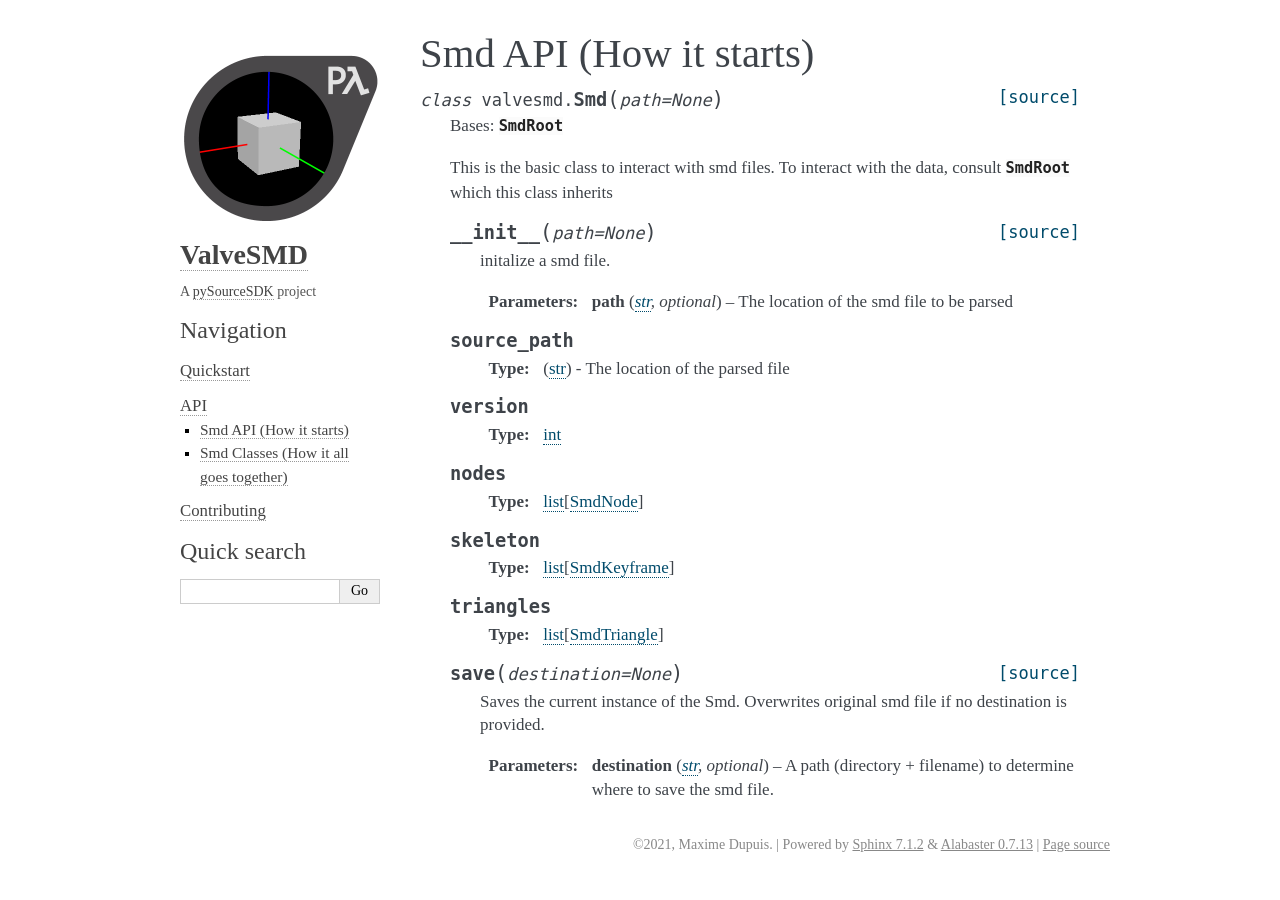
<file: api/smd.html>
<!DOCTYPE html>

<html lang="en">
  <head>
    <meta charset="utf-8" />
    <meta name="viewport" content="width=device-width, initial-scale=1.0" /><meta name="viewport" content="width=device-width, initial-scale=1" />

    <title>Smd API (How it starts) &#8212; ValveSMD 1.1.0 documentation</title>
    <link rel="stylesheet" type="text/css" href="../_static/pygments.css?v=b3523f8e" />
    <link rel="stylesheet" type="text/css" href="../_static/alabaster.css?v=039e1c02" />
    <link rel="stylesheet" type="text/css" href="../_static/style.css?v=a0f8683c" />
    <script data-url_root="../" id="documentation_options" src="../_static/documentation_options.js?v=def9ab29"></script>
    <script src="../_static/doctools.js?v=888ff710"></script>
    <script src="../_static/sphinx_highlight.js?v=4825356b"></script>
    <link rel="icon" href="../_static/favicon.ico"/>
    <link rel="index" title="Index" href="../genindex.html" />
    <link rel="search" title="Search" href="../search.html" />
    <link rel="next" title="Smd Classes (How it all goes together)" href="classes.html" />
    <link rel="prev" title="API" href="../api_ref.html" />
   
  <link rel="stylesheet" href="../_static/custom.css" type="text/css" />
  
  
  <meta name="viewport" content="width=device-width, initial-scale=0.9, maximum-scale=0.9" />

  </head><body>
  

    <div class="document">
      <div class="documentwrapper">
        <div class="bodywrapper">
          

          <div class="body" role="main">
            
  <section id="smd-api-how-it-starts">
<h1>Smd API (How it starts)<a class="headerlink" href="#smd-api-how-it-starts" title="Permalink to this heading">¶</a></h1>
<dl class="py class">
<dt class="sig sig-object py" id="valvesmd.Smd">
<em class="property"><span class="pre">class</span><span class="w"> </span></em><span class="sig-prename descclassname"><span class="pre">valvesmd.</span></span><span class="sig-name descname"><span class="pre">Smd</span></span><span class="sig-paren">(</span><em class="sig-param"><span class="n"><span class="pre">path</span></span><span class="o"><span class="pre">=</span></span><span class="default_value"><span class="pre">None</span></span></em><span class="sig-paren">)</span><a class="reference internal" href="../_modules/valvesmd/smd.html#Smd"><span class="viewcode-link"><span class="pre">[source]</span></span></a><a class="headerlink" href="#valvesmd.Smd" title="Permalink to this definition">¶</a></dt>
<dd><p>Bases: <a class="reference internal" href="classes.html#valvesmd.SmdRoot" title="valvesmd.classes.SmdRoot"><code class="xref py py-class docutils literal notranslate"><span class="pre">SmdRoot</span></code></a></p>
<p>This is the basic class to interact with smd files.
To interact with the data, consult <a class="reference internal" href="classes.html#valvesmd.SmdRoot" title="valvesmd.SmdRoot"><code class="xref py py-class docutils literal notranslate"><span class="pre">SmdRoot</span></code></a>
which this class inherits</p>
<dl class="py method">
<dt class="sig sig-object py" id="valvesmd.Smd.__init__">
<span class="sig-name descname"><span class="pre">__init__</span></span><span class="sig-paren">(</span><em class="sig-param"><span class="n"><span class="pre">path</span></span><span class="o"><span class="pre">=</span></span><span class="default_value"><span class="pre">None</span></span></em><span class="sig-paren">)</span><a class="reference internal" href="../_modules/valvesmd/smd.html#Smd.__init__"><span class="viewcode-link"><span class="pre">[source]</span></span></a><a class="headerlink" href="#valvesmd.Smd.__init__" title="Permalink to this definition">¶</a></dt>
<dd><p>initalize a smd file.</p>
<dl class="field-list simple">
<dt class="field-odd">Parameters<span class="colon">:</span></dt>
<dd class="field-odd"><p><strong>path</strong> (<a class="reference external" href="https://docs.python.org/3/library/stdtypes.html#str" title="(in Python v3.11)"><em>str</em></a><em>, </em><em>optional</em>) – The location of the smd file to be parsed</p>
</dd>
</dl>
</dd></dl>

<dl class="py attribute">
<dt class="sig sig-object py" id="valvesmd.Smd.source_path">
<span class="sig-name descname"><span class="pre">source_path</span></span><a class="headerlink" href="#valvesmd.Smd.source_path" title="Permalink to this definition">¶</a></dt>
<dd><dl class="field-list simple">
<dt class="field-odd">Type<span class="colon">:</span></dt>
<dd class="field-odd"><p>(<a class="reference external" href="https://docs.python.org/3/library/stdtypes.html#str" title="(in Python v3.11)">str</a>) - The location of the parsed file</p>
</dd>
</dl>
</dd></dl>

<dl class="py attribute">
<dt class="sig sig-object py" id="valvesmd.Smd.version">
<span class="sig-name descname"><span class="pre">version</span></span><a class="headerlink" href="#valvesmd.Smd.version" title="Permalink to this definition">¶</a></dt>
<dd><dl class="field-list simple">
<dt class="field-odd">Type<span class="colon">:</span></dt>
<dd class="field-odd"><p><a class="reference external" href="https://docs.python.org/3/library/functions.html#int" title="(in Python v3.11)">int</a></p>
</dd>
</dl>
</dd></dl>

<dl class="py attribute">
<dt class="sig sig-object py" id="valvesmd.Smd.nodes">
<span class="sig-name descname"><span class="pre">nodes</span></span><a class="headerlink" href="#valvesmd.Smd.nodes" title="Permalink to this definition">¶</a></dt>
<dd><dl class="field-list simple">
<dt class="field-odd">Type<span class="colon">:</span></dt>
<dd class="field-odd"><p><a class="reference external" href="https://docs.python.org/3/library/stdtypes.html#list" title="(in Python v3.11)">list</a>[<a class="reference internal" href="classes.html#valvesmd.SmdNode" title="valvesmd.SmdNode">SmdNode</a>]</p>
</dd>
</dl>
</dd></dl>

<dl class="py attribute">
<dt class="sig sig-object py" id="valvesmd.Smd.skeleton">
<span class="sig-name descname"><span class="pre">skeleton</span></span><a class="headerlink" href="#valvesmd.Smd.skeleton" title="Permalink to this definition">¶</a></dt>
<dd><dl class="field-list simple">
<dt class="field-odd">Type<span class="colon">:</span></dt>
<dd class="field-odd"><p><a class="reference external" href="https://docs.python.org/3/library/stdtypes.html#list" title="(in Python v3.11)">list</a>[<a class="reference internal" href="classes.html#valvesmd.SmdKeyframe" title="valvesmd.SmdKeyframe">SmdKeyframe</a>]</p>
</dd>
</dl>
</dd></dl>

<dl class="py attribute">
<dt class="sig sig-object py" id="valvesmd.Smd.triangles">
<span class="sig-name descname"><span class="pre">triangles</span></span><a class="headerlink" href="#valvesmd.Smd.triangles" title="Permalink to this definition">¶</a></dt>
<dd><dl class="field-list simple">
<dt class="field-odd">Type<span class="colon">:</span></dt>
<dd class="field-odd"><p><a class="reference external" href="https://docs.python.org/3/library/stdtypes.html#list" title="(in Python v3.11)">list</a>[<a class="reference internal" href="classes.html#valvesmd.SmdTriangle" title="valvesmd.SmdTriangle">SmdTriangle</a>]</p>
</dd>
</dl>
</dd></dl>

<dl class="py method">
<dt class="sig sig-object py" id="valvesmd.Smd.save">
<span class="sig-name descname"><span class="pre">save</span></span><span class="sig-paren">(</span><em class="sig-param"><span class="n"><span class="pre">destination</span></span><span class="o"><span class="pre">=</span></span><span class="default_value"><span class="pre">None</span></span></em><span class="sig-paren">)</span><a class="reference internal" href="../_modules/valvesmd/smd.html#Smd.save"><span class="viewcode-link"><span class="pre">[source]</span></span></a><a class="headerlink" href="#valvesmd.Smd.save" title="Permalink to this definition">¶</a></dt>
<dd><p>Saves the current instance of the Smd. Overwrites original smd file if no destination is provided.</p>
<dl class="field-list simple">
<dt class="field-odd">Parameters<span class="colon">:</span></dt>
<dd class="field-odd"><p><strong>destination</strong> (<a class="reference external" href="https://docs.python.org/3/library/stdtypes.html#str" title="(in Python v3.11)"><em>str</em></a><em>, </em><em>optional</em>) – A path (directory + filename) to determine where to save the smd file.</p>
</dd>
</dl>
</dd></dl>

</dd></dl>

</section>


          </div>
          
        </div>
      </div>
      <div class="sphinxsidebar" role="navigation" aria-label="main navigation">
        <div class="sphinxsidebarwrapper">
            <p class="logo"><a href="../index.html">
              <img class="logo" src="../_static/pysourcesdk_smd.png" alt="Logo"/>
            </a></p>
<h1 class="logo"><a href="../index.html">ValveSMD</a></h1>



<p class="blurb">A <a href="https://pysourcesdk.github.io/hub/">pySourceSDK</a> project</p>






<h3>Navigation</h3>
<ul>
<li class="toctree-l1"><a class="reference internal" href="../quickstart.html">Quickstart</a></li>
</ul>
<ul class="current">
<li class="toctree-l1 current"><a class="reference internal" href="../api_ref.html">API</a><ul class="current">
<li class="toctree-l2 current"><a class="current reference internal" href="#">Smd API (How it starts)</a></li>
<li class="toctree-l2"><a class="reference internal" href="classes.html">Smd Classes (How it all goes together)</a></li>
</ul>
</li>
</ul>
<ul>
<li class="toctree-l1"><a class="reference internal" href="../contributing.html">Contributing</a></li>
</ul>

<div class="relations">
<h3>Related Topics</h3>
<ul>
  <li><a href="../index.html">Documentation overview</a><ul>
  <li><a href="../api_ref.html">API</a><ul>
      <li>Previous: <a href="../api_ref.html" title="previous chapter">API</a></li>
      <li>Next: <a href="classes.html" title="next chapter">Smd Classes (How it all goes together)</a></li>
  </ul></li>
  </ul></li>
</ul>
</div>
<div id="searchbox" style="display: none" role="search">
  <h3 id="searchlabel">Quick search</h3>
    <div class="searchformwrapper">
    <form class="search" action="../search.html" method="get">
      <input type="text" name="q" aria-labelledby="searchlabel" autocomplete="off" autocorrect="off" autocapitalize="off" spellcheck="false"/>
      <input type="submit" value="Go" />
    </form>
    </div>
</div>
<script>document.getElementById('searchbox').style.display = "block"</script>








        </div>
      </div>
      <div class="clearer"></div>
    </div>
    <div class="footer">
      &copy;2021, Maxime Dupuis.
      
      |
      Powered by <a href="http://sphinx-doc.org/">Sphinx 7.1.2</a>
      &amp; <a href="https://github.com/bitprophet/alabaster">Alabaster 0.7.13</a>
      
      |
      <a href="../_sources/api/smd.rst.txt"
          rel="nofollow">Page source</a>
    </div>

    

    
  </body>
</html>
</file>
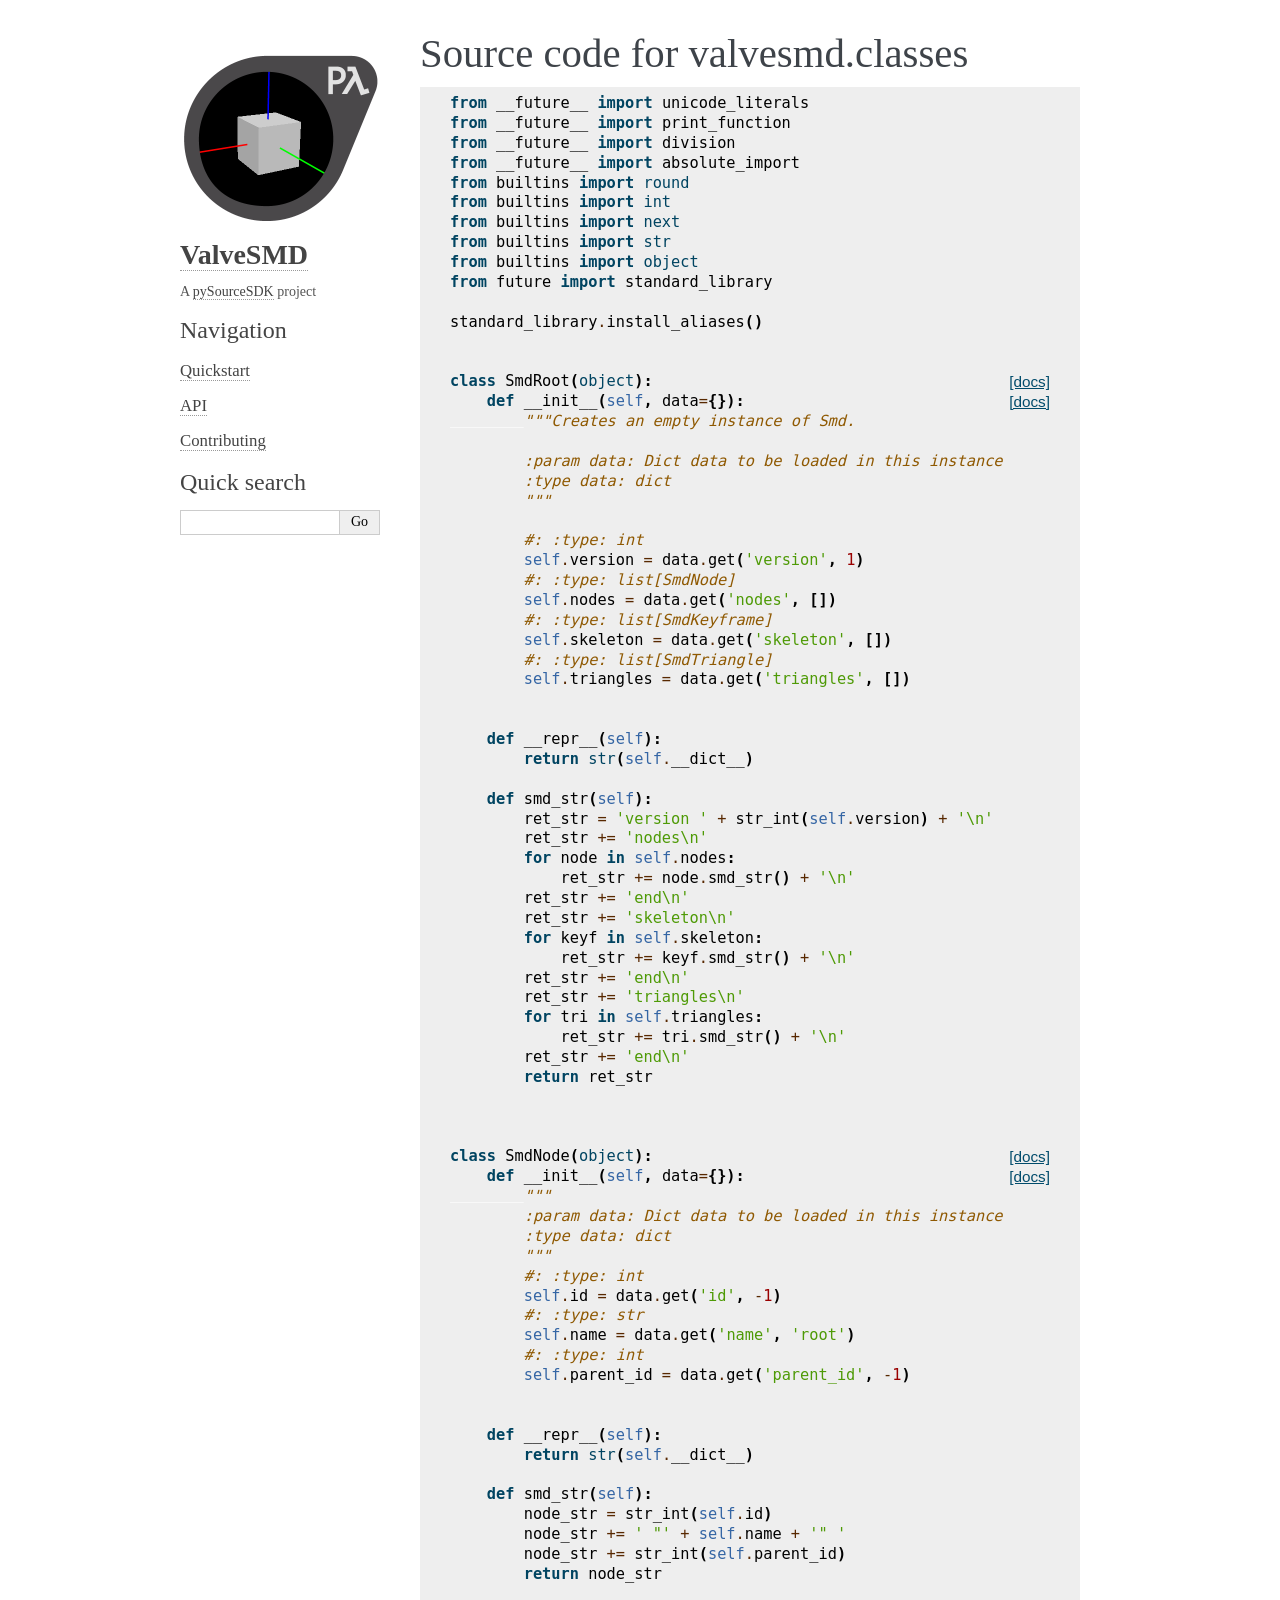
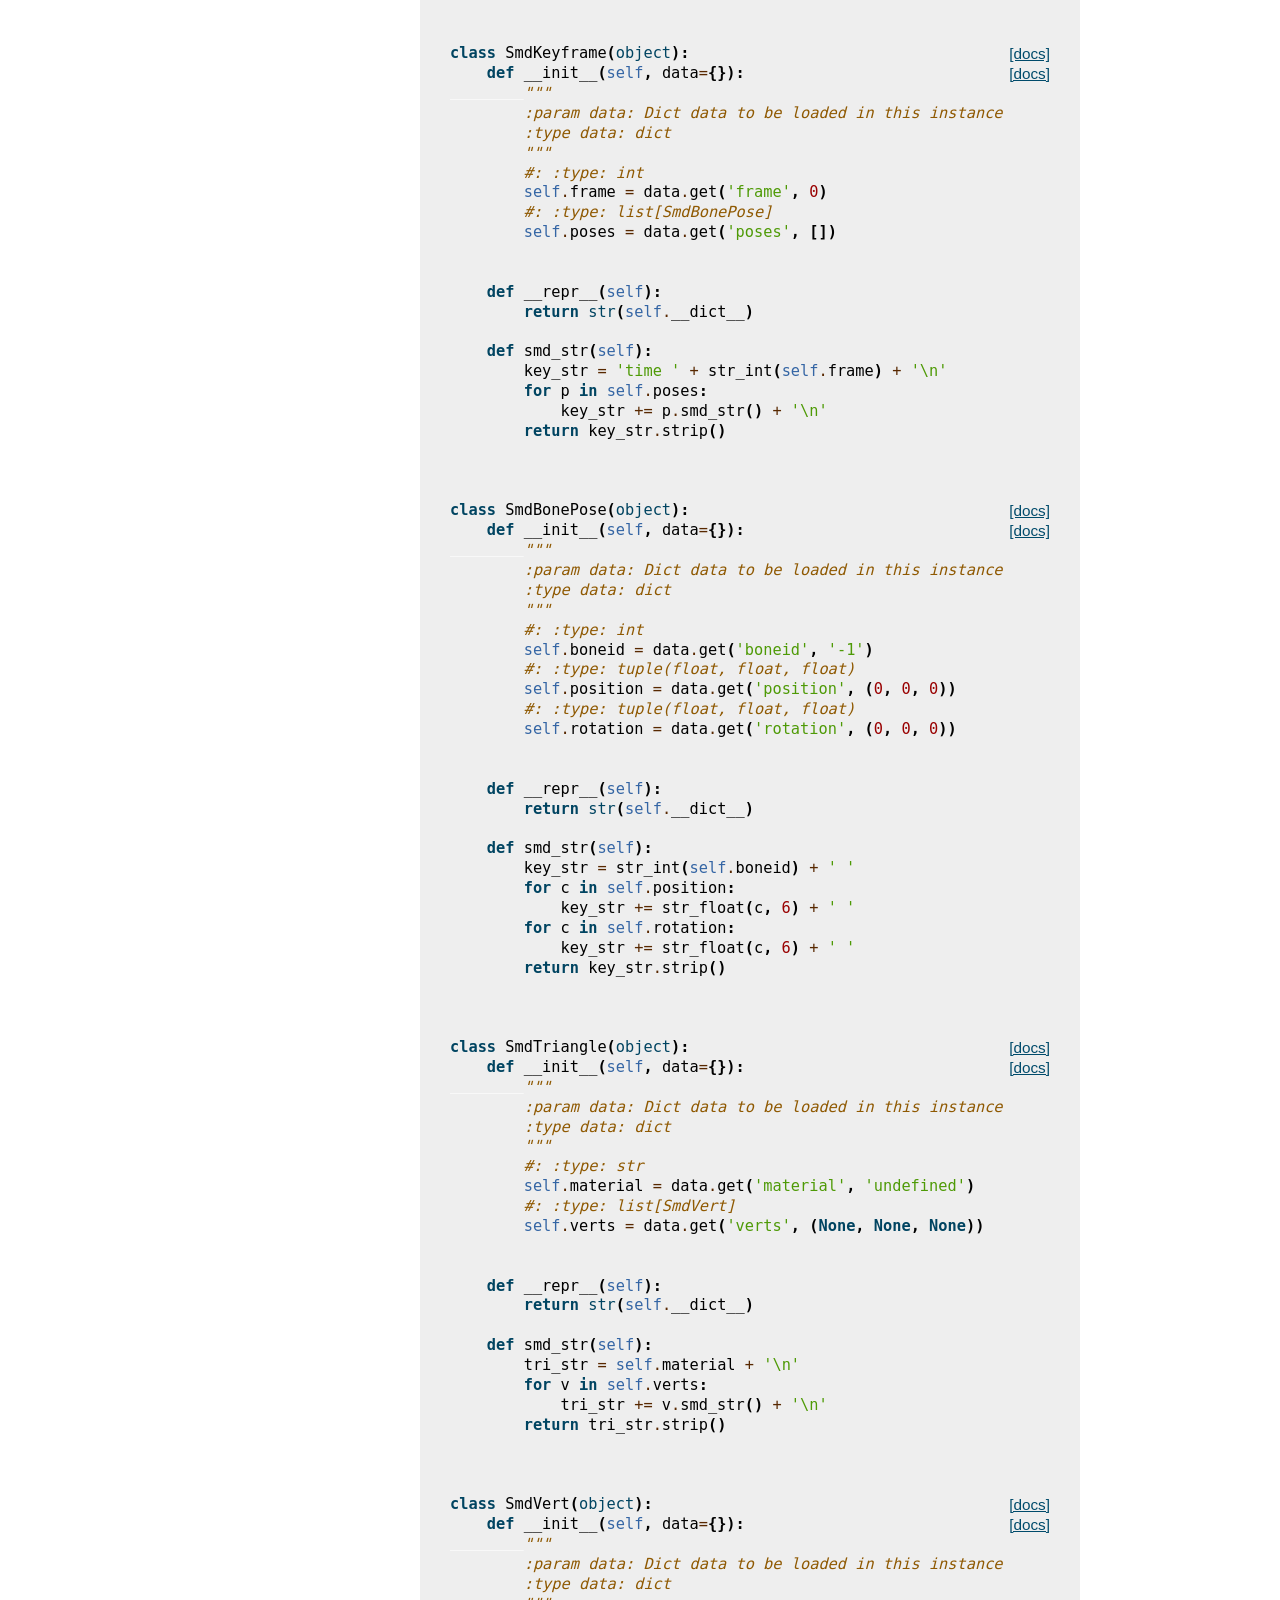
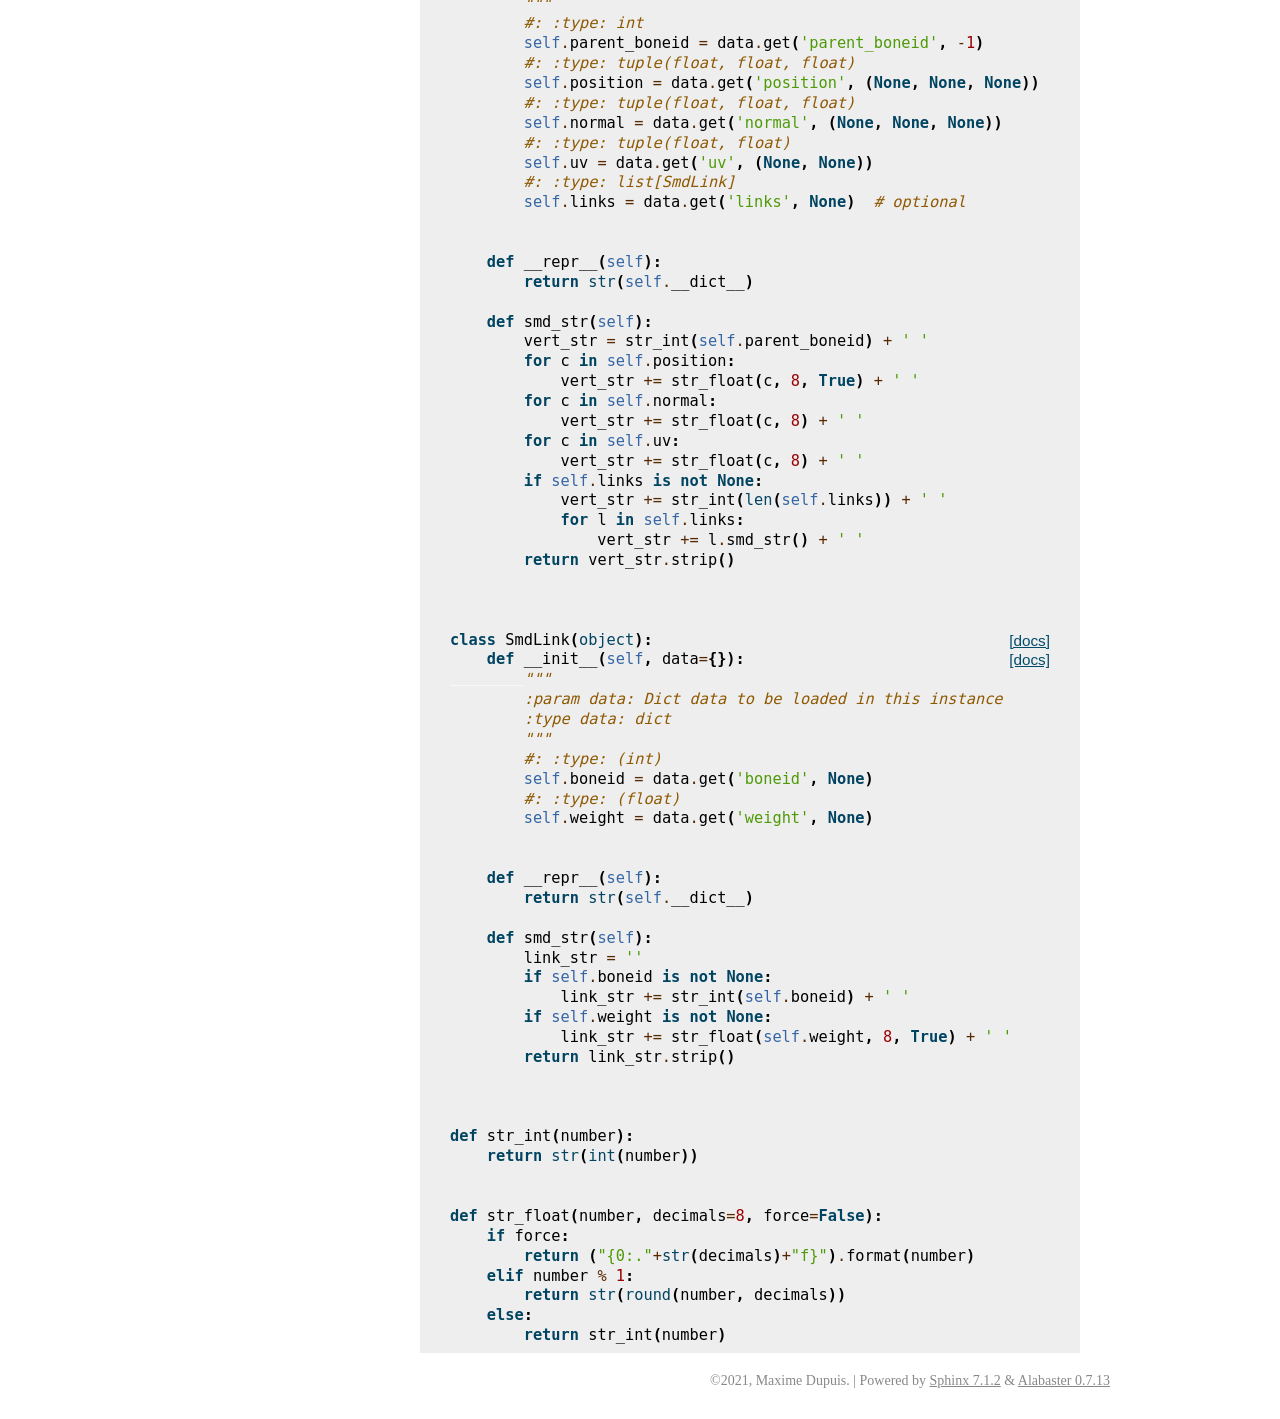
<file: _modules/valvesmd/classes.html>
<!DOCTYPE html>

<html lang="en">
  <head>
    <meta charset="utf-8" />
    <meta name="viewport" content="width=device-width, initial-scale=1.0" />
    <title>valvesmd.classes &#8212; ValveSMD 1.1.0 documentation</title>
    <link rel="stylesheet" type="text/css" href="../../_static/pygments.css?v=b3523f8e" />
    <link rel="stylesheet" type="text/css" href="../../_static/alabaster.css?v=039e1c02" />
    <link rel="stylesheet" type="text/css" href="../../_static/style.css?v=a0f8683c" />
    <script data-url_root="../../" id="documentation_options" src="../../_static/documentation_options.js?v=def9ab29"></script>
    <script src="../../_static/doctools.js?v=888ff710"></script>
    <script src="../../_static/sphinx_highlight.js?v=4825356b"></script>
    <link rel="icon" href="../../_static/favicon.ico"/>
    <link rel="index" title="Index" href="../../genindex.html" />
    <link rel="search" title="Search" href="../../search.html" />
   
  <link rel="stylesheet" href="../../_static/custom.css" type="text/css" />
  
  
  <meta name="viewport" content="width=device-width, initial-scale=0.9, maximum-scale=0.9" />

  </head><body>
  

    <div class="document">
      <div class="documentwrapper">
        <div class="bodywrapper">
          

          <div class="body" role="main">
            
  <h1>Source code for valvesmd.classes</h1><div class="highlight"><pre>
<span></span><span class="kn">from</span> <span class="nn">__future__</span> <span class="kn">import</span> <span class="n">unicode_literals</span>
<span class="kn">from</span> <span class="nn">__future__</span> <span class="kn">import</span> <span class="n">print_function</span>
<span class="kn">from</span> <span class="nn">__future__</span> <span class="kn">import</span> <span class="n">division</span>
<span class="kn">from</span> <span class="nn">__future__</span> <span class="kn">import</span> <span class="n">absolute_import</span>
<span class="kn">from</span> <span class="nn">builtins</span> <span class="kn">import</span> <span class="nb">round</span>
<span class="kn">from</span> <span class="nn">builtins</span> <span class="kn">import</span> <span class="nb">int</span>
<span class="kn">from</span> <span class="nn">builtins</span> <span class="kn">import</span> <span class="nb">next</span>
<span class="kn">from</span> <span class="nn">builtins</span> <span class="kn">import</span> <span class="nb">str</span>
<span class="kn">from</span> <span class="nn">builtins</span> <span class="kn">import</span> <span class="nb">object</span>
<span class="kn">from</span> <span class="nn">future</span> <span class="kn">import</span> <span class="n">standard_library</span>

<span class="n">standard_library</span><span class="o">.</span><span class="n">install_aliases</span><span class="p">()</span>


<div class="viewcode-block" id="SmdRoot"><a class="viewcode-back" href="../../api/classes.html#valvesmd.SmdRoot">[docs]</a><span class="k">class</span> <span class="nc">SmdRoot</span><span class="p">(</span><span class="nb">object</span><span class="p">):</span>
<div class="viewcode-block" id="SmdRoot.__init__"><a class="viewcode-back" href="../../api/classes.html#valvesmd.SmdRoot.__init__">[docs]</a>    <span class="k">def</span> <span class="fm">__init__</span><span class="p">(</span><span class="bp">self</span><span class="p">,</span> <span class="n">data</span><span class="o">=</span><span class="p">{}):</span>
<span class="w">        </span><span class="sd">&quot;&quot;&quot;Creates an empty instance of Smd.</span>

<span class="sd">        :param data: Dict data to be loaded in this instance</span>
<span class="sd">        :type data: dict</span>
<span class="sd">        &quot;&quot;&quot;</span>

        <span class="c1">#: :type: int</span>
        <span class="bp">self</span><span class="o">.</span><span class="n">version</span> <span class="o">=</span> <span class="n">data</span><span class="o">.</span><span class="n">get</span><span class="p">(</span><span class="s1">&#39;version&#39;</span><span class="p">,</span> <span class="mi">1</span><span class="p">)</span>
        <span class="c1">#: :type: list[SmdNode]</span>
        <span class="bp">self</span><span class="o">.</span><span class="n">nodes</span> <span class="o">=</span> <span class="n">data</span><span class="o">.</span><span class="n">get</span><span class="p">(</span><span class="s1">&#39;nodes&#39;</span><span class="p">,</span> <span class="p">[])</span>
        <span class="c1">#: :type: list[SmdKeyframe]</span>
        <span class="bp">self</span><span class="o">.</span><span class="n">skeleton</span> <span class="o">=</span> <span class="n">data</span><span class="o">.</span><span class="n">get</span><span class="p">(</span><span class="s1">&#39;skeleton&#39;</span><span class="p">,</span> <span class="p">[])</span>
        <span class="c1">#: :type: list[SmdTriangle]</span>
        <span class="bp">self</span><span class="o">.</span><span class="n">triangles</span> <span class="o">=</span> <span class="n">data</span><span class="o">.</span><span class="n">get</span><span class="p">(</span><span class="s1">&#39;triangles&#39;</span><span class="p">,</span> <span class="p">[])</span></div>

    <span class="k">def</span> <span class="fm">__repr__</span><span class="p">(</span><span class="bp">self</span><span class="p">):</span>
        <span class="k">return</span> <span class="nb">str</span><span class="p">(</span><span class="bp">self</span><span class="o">.</span><span class="vm">__dict__</span><span class="p">)</span>

    <span class="k">def</span> <span class="nf">smd_str</span><span class="p">(</span><span class="bp">self</span><span class="p">):</span>
        <span class="n">ret_str</span> <span class="o">=</span> <span class="s1">&#39;version &#39;</span> <span class="o">+</span> <span class="n">str_int</span><span class="p">(</span><span class="bp">self</span><span class="o">.</span><span class="n">version</span><span class="p">)</span> <span class="o">+</span> <span class="s1">&#39;</span><span class="se">\n</span><span class="s1">&#39;</span>
        <span class="n">ret_str</span> <span class="o">+=</span> <span class="s1">&#39;nodes</span><span class="se">\n</span><span class="s1">&#39;</span>
        <span class="k">for</span> <span class="n">node</span> <span class="ow">in</span> <span class="bp">self</span><span class="o">.</span><span class="n">nodes</span><span class="p">:</span>
            <span class="n">ret_str</span> <span class="o">+=</span> <span class="n">node</span><span class="o">.</span><span class="n">smd_str</span><span class="p">()</span> <span class="o">+</span> <span class="s1">&#39;</span><span class="se">\n</span><span class="s1">&#39;</span>
        <span class="n">ret_str</span> <span class="o">+=</span> <span class="s1">&#39;end</span><span class="se">\n</span><span class="s1">&#39;</span>
        <span class="n">ret_str</span> <span class="o">+=</span> <span class="s1">&#39;skeleton</span><span class="se">\n</span><span class="s1">&#39;</span>
        <span class="k">for</span> <span class="n">keyf</span> <span class="ow">in</span> <span class="bp">self</span><span class="o">.</span><span class="n">skeleton</span><span class="p">:</span>
            <span class="n">ret_str</span> <span class="o">+=</span> <span class="n">keyf</span><span class="o">.</span><span class="n">smd_str</span><span class="p">()</span> <span class="o">+</span> <span class="s1">&#39;</span><span class="se">\n</span><span class="s1">&#39;</span>
        <span class="n">ret_str</span> <span class="o">+=</span> <span class="s1">&#39;end</span><span class="se">\n</span><span class="s1">&#39;</span>
        <span class="n">ret_str</span> <span class="o">+=</span> <span class="s1">&#39;triangles</span><span class="se">\n</span><span class="s1">&#39;</span>
        <span class="k">for</span> <span class="n">tri</span> <span class="ow">in</span> <span class="bp">self</span><span class="o">.</span><span class="n">triangles</span><span class="p">:</span>
            <span class="n">ret_str</span> <span class="o">+=</span> <span class="n">tri</span><span class="o">.</span><span class="n">smd_str</span><span class="p">()</span> <span class="o">+</span> <span class="s1">&#39;</span><span class="se">\n</span><span class="s1">&#39;</span>
        <span class="n">ret_str</span> <span class="o">+=</span> <span class="s1">&#39;end</span><span class="se">\n</span><span class="s1">&#39;</span>
        <span class="k">return</span> <span class="n">ret_str</span></div>


<div class="viewcode-block" id="SmdNode"><a class="viewcode-back" href="../../api/classes.html#valvesmd.SmdNode">[docs]</a><span class="k">class</span> <span class="nc">SmdNode</span><span class="p">(</span><span class="nb">object</span><span class="p">):</span>
<div class="viewcode-block" id="SmdNode.__init__"><a class="viewcode-back" href="../../api/classes.html#valvesmd.SmdNode.__init__">[docs]</a>    <span class="k">def</span> <span class="fm">__init__</span><span class="p">(</span><span class="bp">self</span><span class="p">,</span> <span class="n">data</span><span class="o">=</span><span class="p">{}):</span>
<span class="w">        </span><span class="sd">&quot;&quot;&quot;</span>
<span class="sd">        :param data: Dict data to be loaded in this instance</span>
<span class="sd">        :type data: dict</span>
<span class="sd">        &quot;&quot;&quot;</span>
        <span class="c1">#: :type: int</span>
        <span class="bp">self</span><span class="o">.</span><span class="n">id</span> <span class="o">=</span> <span class="n">data</span><span class="o">.</span><span class="n">get</span><span class="p">(</span><span class="s1">&#39;id&#39;</span><span class="p">,</span> <span class="o">-</span><span class="mi">1</span><span class="p">)</span>
        <span class="c1">#: :type: str</span>
        <span class="bp">self</span><span class="o">.</span><span class="n">name</span> <span class="o">=</span> <span class="n">data</span><span class="o">.</span><span class="n">get</span><span class="p">(</span><span class="s1">&#39;name&#39;</span><span class="p">,</span> <span class="s1">&#39;root&#39;</span><span class="p">)</span>
        <span class="c1">#: :type: int</span>
        <span class="bp">self</span><span class="o">.</span><span class="n">parent_id</span> <span class="o">=</span> <span class="n">data</span><span class="o">.</span><span class="n">get</span><span class="p">(</span><span class="s1">&#39;parent_id&#39;</span><span class="p">,</span> <span class="o">-</span><span class="mi">1</span><span class="p">)</span></div>

    <span class="k">def</span> <span class="fm">__repr__</span><span class="p">(</span><span class="bp">self</span><span class="p">):</span>
        <span class="k">return</span> <span class="nb">str</span><span class="p">(</span><span class="bp">self</span><span class="o">.</span><span class="vm">__dict__</span><span class="p">)</span>

    <span class="k">def</span> <span class="nf">smd_str</span><span class="p">(</span><span class="bp">self</span><span class="p">):</span>
        <span class="n">node_str</span> <span class="o">=</span> <span class="n">str_int</span><span class="p">(</span><span class="bp">self</span><span class="o">.</span><span class="n">id</span><span class="p">)</span>
        <span class="n">node_str</span> <span class="o">+=</span> <span class="s1">&#39; &quot;&#39;</span> <span class="o">+</span> <span class="bp">self</span><span class="o">.</span><span class="n">name</span> <span class="o">+</span> <span class="s1">&#39;&quot; &#39;</span>
        <span class="n">node_str</span> <span class="o">+=</span> <span class="n">str_int</span><span class="p">(</span><span class="bp">self</span><span class="o">.</span><span class="n">parent_id</span><span class="p">)</span>
        <span class="k">return</span> <span class="n">node_str</span></div>


<div class="viewcode-block" id="SmdKeyframe"><a class="viewcode-back" href="../../api/classes.html#valvesmd.SmdKeyframe">[docs]</a><span class="k">class</span> <span class="nc">SmdKeyframe</span><span class="p">(</span><span class="nb">object</span><span class="p">):</span>
<div class="viewcode-block" id="SmdKeyframe.__init__"><a class="viewcode-back" href="../../api/classes.html#valvesmd.SmdKeyframe.__init__">[docs]</a>    <span class="k">def</span> <span class="fm">__init__</span><span class="p">(</span><span class="bp">self</span><span class="p">,</span> <span class="n">data</span><span class="o">=</span><span class="p">{}):</span>
<span class="w">        </span><span class="sd">&quot;&quot;&quot;</span>
<span class="sd">        :param data: Dict data to be loaded in this instance</span>
<span class="sd">        :type data: dict</span>
<span class="sd">        &quot;&quot;&quot;</span>
        <span class="c1">#: :type: int</span>
        <span class="bp">self</span><span class="o">.</span><span class="n">frame</span> <span class="o">=</span> <span class="n">data</span><span class="o">.</span><span class="n">get</span><span class="p">(</span><span class="s1">&#39;frame&#39;</span><span class="p">,</span> <span class="mi">0</span><span class="p">)</span>
        <span class="c1">#: :type: list[SmdBonePose]</span>
        <span class="bp">self</span><span class="o">.</span><span class="n">poses</span> <span class="o">=</span> <span class="n">data</span><span class="o">.</span><span class="n">get</span><span class="p">(</span><span class="s1">&#39;poses&#39;</span><span class="p">,</span> <span class="p">[])</span></div>

    <span class="k">def</span> <span class="fm">__repr__</span><span class="p">(</span><span class="bp">self</span><span class="p">):</span>
        <span class="k">return</span> <span class="nb">str</span><span class="p">(</span><span class="bp">self</span><span class="o">.</span><span class="vm">__dict__</span><span class="p">)</span>

    <span class="k">def</span> <span class="nf">smd_str</span><span class="p">(</span><span class="bp">self</span><span class="p">):</span>
        <span class="n">key_str</span> <span class="o">=</span> <span class="s1">&#39;time &#39;</span> <span class="o">+</span> <span class="n">str_int</span><span class="p">(</span><span class="bp">self</span><span class="o">.</span><span class="n">frame</span><span class="p">)</span> <span class="o">+</span> <span class="s1">&#39;</span><span class="se">\n</span><span class="s1">&#39;</span>
        <span class="k">for</span> <span class="n">p</span> <span class="ow">in</span> <span class="bp">self</span><span class="o">.</span><span class="n">poses</span><span class="p">:</span>
            <span class="n">key_str</span> <span class="o">+=</span> <span class="n">p</span><span class="o">.</span><span class="n">smd_str</span><span class="p">()</span> <span class="o">+</span> <span class="s1">&#39;</span><span class="se">\n</span><span class="s1">&#39;</span>
        <span class="k">return</span> <span class="n">key_str</span><span class="o">.</span><span class="n">strip</span><span class="p">()</span></div>


<div class="viewcode-block" id="SmdBonePose"><a class="viewcode-back" href="../../api/classes.html#valvesmd.SmdBonePose">[docs]</a><span class="k">class</span> <span class="nc">SmdBonePose</span><span class="p">(</span><span class="nb">object</span><span class="p">):</span>
<div class="viewcode-block" id="SmdBonePose.__init__"><a class="viewcode-back" href="../../api/classes.html#valvesmd.SmdBonePose.__init__">[docs]</a>    <span class="k">def</span> <span class="fm">__init__</span><span class="p">(</span><span class="bp">self</span><span class="p">,</span> <span class="n">data</span><span class="o">=</span><span class="p">{}):</span>
<span class="w">        </span><span class="sd">&quot;&quot;&quot;</span>
<span class="sd">        :param data: Dict data to be loaded in this instance</span>
<span class="sd">        :type data: dict</span>
<span class="sd">        &quot;&quot;&quot;</span>
        <span class="c1">#: :type: int</span>
        <span class="bp">self</span><span class="o">.</span><span class="n">boneid</span> <span class="o">=</span> <span class="n">data</span><span class="o">.</span><span class="n">get</span><span class="p">(</span><span class="s1">&#39;boneid&#39;</span><span class="p">,</span> <span class="s1">&#39;-1&#39;</span><span class="p">)</span>
        <span class="c1">#: :type: tuple(float, float, float)</span>
        <span class="bp">self</span><span class="o">.</span><span class="n">position</span> <span class="o">=</span> <span class="n">data</span><span class="o">.</span><span class="n">get</span><span class="p">(</span><span class="s1">&#39;position&#39;</span><span class="p">,</span> <span class="p">(</span><span class="mi">0</span><span class="p">,</span> <span class="mi">0</span><span class="p">,</span> <span class="mi">0</span><span class="p">))</span>
        <span class="c1">#: :type: tuple(float, float, float)</span>
        <span class="bp">self</span><span class="o">.</span><span class="n">rotation</span> <span class="o">=</span> <span class="n">data</span><span class="o">.</span><span class="n">get</span><span class="p">(</span><span class="s1">&#39;rotation&#39;</span><span class="p">,</span> <span class="p">(</span><span class="mi">0</span><span class="p">,</span> <span class="mi">0</span><span class="p">,</span> <span class="mi">0</span><span class="p">))</span></div>

    <span class="k">def</span> <span class="fm">__repr__</span><span class="p">(</span><span class="bp">self</span><span class="p">):</span>
        <span class="k">return</span> <span class="nb">str</span><span class="p">(</span><span class="bp">self</span><span class="o">.</span><span class="vm">__dict__</span><span class="p">)</span>

    <span class="k">def</span> <span class="nf">smd_str</span><span class="p">(</span><span class="bp">self</span><span class="p">):</span>
        <span class="n">key_str</span> <span class="o">=</span> <span class="n">str_int</span><span class="p">(</span><span class="bp">self</span><span class="o">.</span><span class="n">boneid</span><span class="p">)</span> <span class="o">+</span> <span class="s1">&#39; &#39;</span>
        <span class="k">for</span> <span class="n">c</span> <span class="ow">in</span> <span class="bp">self</span><span class="o">.</span><span class="n">position</span><span class="p">:</span>
            <span class="n">key_str</span> <span class="o">+=</span> <span class="n">str_float</span><span class="p">(</span><span class="n">c</span><span class="p">,</span> <span class="mi">6</span><span class="p">)</span> <span class="o">+</span> <span class="s1">&#39; &#39;</span>
        <span class="k">for</span> <span class="n">c</span> <span class="ow">in</span> <span class="bp">self</span><span class="o">.</span><span class="n">rotation</span><span class="p">:</span>
            <span class="n">key_str</span> <span class="o">+=</span> <span class="n">str_float</span><span class="p">(</span><span class="n">c</span><span class="p">,</span> <span class="mi">6</span><span class="p">)</span> <span class="o">+</span> <span class="s1">&#39; &#39;</span>
        <span class="k">return</span> <span class="n">key_str</span><span class="o">.</span><span class="n">strip</span><span class="p">()</span></div>


<div class="viewcode-block" id="SmdTriangle"><a class="viewcode-back" href="../../api/classes.html#valvesmd.SmdTriangle">[docs]</a><span class="k">class</span> <span class="nc">SmdTriangle</span><span class="p">(</span><span class="nb">object</span><span class="p">):</span>
<div class="viewcode-block" id="SmdTriangle.__init__"><a class="viewcode-back" href="../../api/classes.html#valvesmd.SmdTriangle.__init__">[docs]</a>    <span class="k">def</span> <span class="fm">__init__</span><span class="p">(</span><span class="bp">self</span><span class="p">,</span> <span class="n">data</span><span class="o">=</span><span class="p">{}):</span>
<span class="w">        </span><span class="sd">&quot;&quot;&quot;</span>
<span class="sd">        :param data: Dict data to be loaded in this instance</span>
<span class="sd">        :type data: dict</span>
<span class="sd">        &quot;&quot;&quot;</span>
        <span class="c1">#: :type: str</span>
        <span class="bp">self</span><span class="o">.</span><span class="n">material</span> <span class="o">=</span> <span class="n">data</span><span class="o">.</span><span class="n">get</span><span class="p">(</span><span class="s1">&#39;material&#39;</span><span class="p">,</span> <span class="s1">&#39;undefined&#39;</span><span class="p">)</span>
        <span class="c1">#: :type: list[SmdVert]</span>
        <span class="bp">self</span><span class="o">.</span><span class="n">verts</span> <span class="o">=</span> <span class="n">data</span><span class="o">.</span><span class="n">get</span><span class="p">(</span><span class="s1">&#39;verts&#39;</span><span class="p">,</span> <span class="p">(</span><span class="kc">None</span><span class="p">,</span> <span class="kc">None</span><span class="p">,</span> <span class="kc">None</span><span class="p">))</span></div>

    <span class="k">def</span> <span class="fm">__repr__</span><span class="p">(</span><span class="bp">self</span><span class="p">):</span>
        <span class="k">return</span> <span class="nb">str</span><span class="p">(</span><span class="bp">self</span><span class="o">.</span><span class="vm">__dict__</span><span class="p">)</span>

    <span class="k">def</span> <span class="nf">smd_str</span><span class="p">(</span><span class="bp">self</span><span class="p">):</span>
        <span class="n">tri_str</span> <span class="o">=</span> <span class="bp">self</span><span class="o">.</span><span class="n">material</span> <span class="o">+</span> <span class="s1">&#39;</span><span class="se">\n</span><span class="s1">&#39;</span>
        <span class="k">for</span> <span class="n">v</span> <span class="ow">in</span> <span class="bp">self</span><span class="o">.</span><span class="n">verts</span><span class="p">:</span>
            <span class="n">tri_str</span> <span class="o">+=</span> <span class="n">v</span><span class="o">.</span><span class="n">smd_str</span><span class="p">()</span> <span class="o">+</span> <span class="s1">&#39;</span><span class="se">\n</span><span class="s1">&#39;</span>
        <span class="k">return</span> <span class="n">tri_str</span><span class="o">.</span><span class="n">strip</span><span class="p">()</span></div>


<div class="viewcode-block" id="SmdVert"><a class="viewcode-back" href="../../api/classes.html#valvesmd.SmdVert">[docs]</a><span class="k">class</span> <span class="nc">SmdVert</span><span class="p">(</span><span class="nb">object</span><span class="p">):</span>
<div class="viewcode-block" id="SmdVert.__init__"><a class="viewcode-back" href="../../api/classes.html#valvesmd.SmdVert.__init__">[docs]</a>    <span class="k">def</span> <span class="fm">__init__</span><span class="p">(</span><span class="bp">self</span><span class="p">,</span> <span class="n">data</span><span class="o">=</span><span class="p">{}):</span>
<span class="w">        </span><span class="sd">&quot;&quot;&quot;</span>
<span class="sd">        :param data: Dict data to be loaded in this instance</span>
<span class="sd">        :type data: dict</span>
<span class="sd">        &quot;&quot;&quot;</span>
        <span class="c1">#: :type: int</span>
        <span class="bp">self</span><span class="o">.</span><span class="n">parent_boneid</span> <span class="o">=</span> <span class="n">data</span><span class="o">.</span><span class="n">get</span><span class="p">(</span><span class="s1">&#39;parent_boneid&#39;</span><span class="p">,</span> <span class="o">-</span><span class="mi">1</span><span class="p">)</span>
        <span class="c1">#: :type: tuple(float, float, float)</span>
        <span class="bp">self</span><span class="o">.</span><span class="n">position</span> <span class="o">=</span> <span class="n">data</span><span class="o">.</span><span class="n">get</span><span class="p">(</span><span class="s1">&#39;position&#39;</span><span class="p">,</span> <span class="p">(</span><span class="kc">None</span><span class="p">,</span> <span class="kc">None</span><span class="p">,</span> <span class="kc">None</span><span class="p">))</span>
        <span class="c1">#: :type: tuple(float, float, float)</span>
        <span class="bp">self</span><span class="o">.</span><span class="n">normal</span> <span class="o">=</span> <span class="n">data</span><span class="o">.</span><span class="n">get</span><span class="p">(</span><span class="s1">&#39;normal&#39;</span><span class="p">,</span> <span class="p">(</span><span class="kc">None</span><span class="p">,</span> <span class="kc">None</span><span class="p">,</span> <span class="kc">None</span><span class="p">))</span>
        <span class="c1">#: :type: tuple(float, float)</span>
        <span class="bp">self</span><span class="o">.</span><span class="n">uv</span> <span class="o">=</span> <span class="n">data</span><span class="o">.</span><span class="n">get</span><span class="p">(</span><span class="s1">&#39;uv&#39;</span><span class="p">,</span> <span class="p">(</span><span class="kc">None</span><span class="p">,</span> <span class="kc">None</span><span class="p">))</span>
        <span class="c1">#: :type: list[SmdLink]</span>
        <span class="bp">self</span><span class="o">.</span><span class="n">links</span> <span class="o">=</span> <span class="n">data</span><span class="o">.</span><span class="n">get</span><span class="p">(</span><span class="s1">&#39;links&#39;</span><span class="p">,</span> <span class="kc">None</span><span class="p">)</span>  <span class="c1"># optional</span></div>

    <span class="k">def</span> <span class="fm">__repr__</span><span class="p">(</span><span class="bp">self</span><span class="p">):</span>
        <span class="k">return</span> <span class="nb">str</span><span class="p">(</span><span class="bp">self</span><span class="o">.</span><span class="vm">__dict__</span><span class="p">)</span>

    <span class="k">def</span> <span class="nf">smd_str</span><span class="p">(</span><span class="bp">self</span><span class="p">):</span>
        <span class="n">vert_str</span> <span class="o">=</span> <span class="n">str_int</span><span class="p">(</span><span class="bp">self</span><span class="o">.</span><span class="n">parent_boneid</span><span class="p">)</span> <span class="o">+</span> <span class="s1">&#39; &#39;</span>
        <span class="k">for</span> <span class="n">c</span> <span class="ow">in</span> <span class="bp">self</span><span class="o">.</span><span class="n">position</span><span class="p">:</span>
            <span class="n">vert_str</span> <span class="o">+=</span> <span class="n">str_float</span><span class="p">(</span><span class="n">c</span><span class="p">,</span> <span class="mi">8</span><span class="p">,</span> <span class="kc">True</span><span class="p">)</span> <span class="o">+</span> <span class="s1">&#39; &#39;</span>
        <span class="k">for</span> <span class="n">c</span> <span class="ow">in</span> <span class="bp">self</span><span class="o">.</span><span class="n">normal</span><span class="p">:</span>
            <span class="n">vert_str</span> <span class="o">+=</span> <span class="n">str_float</span><span class="p">(</span><span class="n">c</span><span class="p">,</span> <span class="mi">8</span><span class="p">)</span> <span class="o">+</span> <span class="s1">&#39; &#39;</span>
        <span class="k">for</span> <span class="n">c</span> <span class="ow">in</span> <span class="bp">self</span><span class="o">.</span><span class="n">uv</span><span class="p">:</span>
            <span class="n">vert_str</span> <span class="o">+=</span> <span class="n">str_float</span><span class="p">(</span><span class="n">c</span><span class="p">,</span> <span class="mi">8</span><span class="p">)</span> <span class="o">+</span> <span class="s1">&#39; &#39;</span>
        <span class="k">if</span> <span class="bp">self</span><span class="o">.</span><span class="n">links</span> <span class="ow">is</span> <span class="ow">not</span> <span class="kc">None</span><span class="p">:</span>
            <span class="n">vert_str</span> <span class="o">+=</span> <span class="n">str_int</span><span class="p">(</span><span class="nb">len</span><span class="p">(</span><span class="bp">self</span><span class="o">.</span><span class="n">links</span><span class="p">))</span> <span class="o">+</span> <span class="s1">&#39; &#39;</span>
            <span class="k">for</span> <span class="n">l</span> <span class="ow">in</span> <span class="bp">self</span><span class="o">.</span><span class="n">links</span><span class="p">:</span>
                <span class="n">vert_str</span> <span class="o">+=</span> <span class="n">l</span><span class="o">.</span><span class="n">smd_str</span><span class="p">()</span> <span class="o">+</span> <span class="s1">&#39; &#39;</span>
        <span class="k">return</span> <span class="n">vert_str</span><span class="o">.</span><span class="n">strip</span><span class="p">()</span></div>


<div class="viewcode-block" id="SmdLink"><a class="viewcode-back" href="../../api/classes.html#valvesmd.SmdLink">[docs]</a><span class="k">class</span> <span class="nc">SmdLink</span><span class="p">(</span><span class="nb">object</span><span class="p">):</span>
<div class="viewcode-block" id="SmdLink.__init__"><a class="viewcode-back" href="../../api/classes.html#valvesmd.SmdLink.__init__">[docs]</a>    <span class="k">def</span> <span class="fm">__init__</span><span class="p">(</span><span class="bp">self</span><span class="p">,</span> <span class="n">data</span><span class="o">=</span><span class="p">{}):</span>
<span class="w">        </span><span class="sd">&quot;&quot;&quot;</span>
<span class="sd">        :param data: Dict data to be loaded in this instance</span>
<span class="sd">        :type data: dict</span>
<span class="sd">        &quot;&quot;&quot;</span>
        <span class="c1">#: :type: (int)</span>
        <span class="bp">self</span><span class="o">.</span><span class="n">boneid</span> <span class="o">=</span> <span class="n">data</span><span class="o">.</span><span class="n">get</span><span class="p">(</span><span class="s1">&#39;boneid&#39;</span><span class="p">,</span> <span class="kc">None</span><span class="p">)</span>
        <span class="c1">#: :type: (float)</span>
        <span class="bp">self</span><span class="o">.</span><span class="n">weight</span> <span class="o">=</span> <span class="n">data</span><span class="o">.</span><span class="n">get</span><span class="p">(</span><span class="s1">&#39;weight&#39;</span><span class="p">,</span> <span class="kc">None</span><span class="p">)</span></div>

    <span class="k">def</span> <span class="fm">__repr__</span><span class="p">(</span><span class="bp">self</span><span class="p">):</span>
        <span class="k">return</span> <span class="nb">str</span><span class="p">(</span><span class="bp">self</span><span class="o">.</span><span class="vm">__dict__</span><span class="p">)</span>

    <span class="k">def</span> <span class="nf">smd_str</span><span class="p">(</span><span class="bp">self</span><span class="p">):</span>
        <span class="n">link_str</span> <span class="o">=</span> <span class="s1">&#39;&#39;</span>
        <span class="k">if</span> <span class="bp">self</span><span class="o">.</span><span class="n">boneid</span> <span class="ow">is</span> <span class="ow">not</span> <span class="kc">None</span><span class="p">:</span>
            <span class="n">link_str</span> <span class="o">+=</span> <span class="n">str_int</span><span class="p">(</span><span class="bp">self</span><span class="o">.</span><span class="n">boneid</span><span class="p">)</span> <span class="o">+</span> <span class="s1">&#39; &#39;</span>
        <span class="k">if</span> <span class="bp">self</span><span class="o">.</span><span class="n">weight</span> <span class="ow">is</span> <span class="ow">not</span> <span class="kc">None</span><span class="p">:</span>
            <span class="n">link_str</span> <span class="o">+=</span> <span class="n">str_float</span><span class="p">(</span><span class="bp">self</span><span class="o">.</span><span class="n">weight</span><span class="p">,</span> <span class="mi">8</span><span class="p">,</span> <span class="kc">True</span><span class="p">)</span> <span class="o">+</span> <span class="s1">&#39; &#39;</span>
        <span class="k">return</span> <span class="n">link_str</span><span class="o">.</span><span class="n">strip</span><span class="p">()</span></div>


<span class="k">def</span> <span class="nf">str_int</span><span class="p">(</span><span class="n">number</span><span class="p">):</span>
    <span class="k">return</span> <span class="nb">str</span><span class="p">(</span><span class="nb">int</span><span class="p">(</span><span class="n">number</span><span class="p">))</span>


<span class="k">def</span> <span class="nf">str_float</span><span class="p">(</span><span class="n">number</span><span class="p">,</span> <span class="n">decimals</span><span class="o">=</span><span class="mi">8</span><span class="p">,</span> <span class="n">force</span><span class="o">=</span><span class="kc">False</span><span class="p">):</span>
    <span class="k">if</span> <span class="n">force</span><span class="p">:</span>
        <span class="k">return</span> <span class="p">(</span><span class="s2">&quot;{0:.&quot;</span><span class="o">+</span><span class="nb">str</span><span class="p">(</span><span class="n">decimals</span><span class="p">)</span><span class="o">+</span><span class="s2">&quot;f}&quot;</span><span class="p">)</span><span class="o">.</span><span class="n">format</span><span class="p">(</span><span class="n">number</span><span class="p">)</span>
    <span class="k">elif</span> <span class="n">number</span> <span class="o">%</span> <span class="mi">1</span><span class="p">:</span>
        <span class="k">return</span> <span class="nb">str</span><span class="p">(</span><span class="nb">round</span><span class="p">(</span><span class="n">number</span><span class="p">,</span> <span class="n">decimals</span><span class="p">))</span>
    <span class="k">else</span><span class="p">:</span>
        <span class="k">return</span> <span class="n">str_int</span><span class="p">(</span><span class="n">number</span><span class="p">)</span>
</pre></div>

          </div>
          
        </div>
      </div>
      <div class="sphinxsidebar" role="navigation" aria-label="main navigation">
        <div class="sphinxsidebarwrapper">
            <p class="logo"><a href="../../index.html">
              <img class="logo" src="../../_static/pysourcesdk_smd.png" alt="Logo"/>
            </a></p>
<h1 class="logo"><a href="../../index.html">ValveSMD</a></h1>



<p class="blurb">A <a href="https://pysourcesdk.github.io/hub/">pySourceSDK</a> project</p>






<h3>Navigation</h3>
<ul>
<li class="toctree-l1"><a class="reference internal" href="../../quickstart.html">Quickstart</a></li>
</ul>
<ul>
<li class="toctree-l1"><a class="reference internal" href="../../api_ref.html">API</a></li>
</ul>
<ul>
<li class="toctree-l1"><a class="reference internal" href="../../contributing.html">Contributing</a></li>
</ul>

<div class="relations">
<h3>Related Topics</h3>
<ul>
  <li><a href="../../index.html">Documentation overview</a><ul>
  <li><a href="../index.html">Module code</a><ul>
  </ul></li>
  </ul></li>
</ul>
</div>
<div id="searchbox" style="display: none" role="search">
  <h3 id="searchlabel">Quick search</h3>
    <div class="searchformwrapper">
    <form class="search" action="../../search.html" method="get">
      <input type="text" name="q" aria-labelledby="searchlabel" autocomplete="off" autocorrect="off" autocapitalize="off" spellcheck="false"/>
      <input type="submit" value="Go" />
    </form>
    </div>
</div>
<script>document.getElementById('searchbox').style.display = "block"</script>








        </div>
      </div>
      <div class="clearer"></div>
    </div>
    <div class="footer">
      &copy;2021, Maxime Dupuis.
      
      |
      Powered by <a href="http://sphinx-doc.org/">Sphinx 7.1.2</a>
      &amp; <a href="https://github.com/bitprophet/alabaster">Alabaster 0.7.13</a>
      
    </div>

    

    
  </body>
</html>
</file>
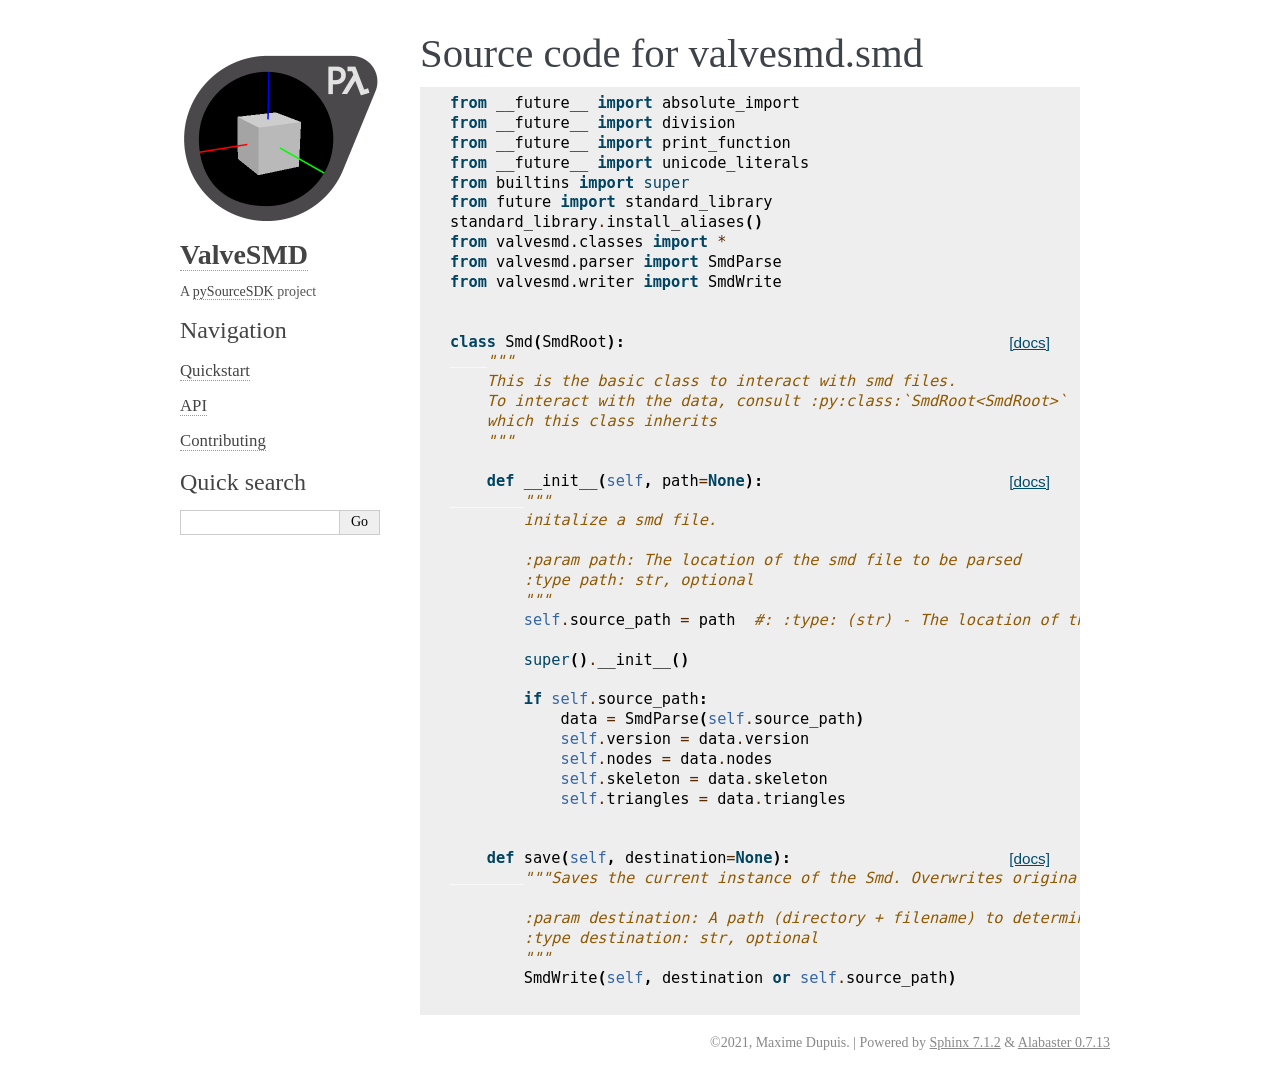
<file: _modules/valvesmd/smd.html>
<!DOCTYPE html>

<html lang="en">
  <head>
    <meta charset="utf-8" />
    <meta name="viewport" content="width=device-width, initial-scale=1.0" />
    <title>valvesmd.smd &#8212; ValveSMD 1.1.0 documentation</title>
    <link rel="stylesheet" type="text/css" href="../../_static/pygments.css?v=b3523f8e" />
    <link rel="stylesheet" type="text/css" href="../../_static/alabaster.css?v=039e1c02" />
    <link rel="stylesheet" type="text/css" href="../../_static/style.css?v=a0f8683c" />
    <script data-url_root="../../" id="documentation_options" src="../../_static/documentation_options.js?v=def9ab29"></script>
    <script src="../../_static/doctools.js?v=888ff710"></script>
    <script src="../../_static/sphinx_highlight.js?v=4825356b"></script>
    <link rel="icon" href="../../_static/favicon.ico"/>
    <link rel="index" title="Index" href="../../genindex.html" />
    <link rel="search" title="Search" href="../../search.html" />
   
  <link rel="stylesheet" href="../../_static/custom.css" type="text/css" />
  
  
  <meta name="viewport" content="width=device-width, initial-scale=0.9, maximum-scale=0.9" />

  </head><body>
  

    <div class="document">
      <div class="documentwrapper">
        <div class="bodywrapper">
          

          <div class="body" role="main">
            
  <h1>Source code for valvesmd.smd</h1><div class="highlight"><pre>
<span></span><span class="kn">from</span> <span class="nn">__future__</span> <span class="kn">import</span> <span class="n">absolute_import</span>
<span class="kn">from</span> <span class="nn">__future__</span> <span class="kn">import</span> <span class="n">division</span>
<span class="kn">from</span> <span class="nn">__future__</span> <span class="kn">import</span> <span class="n">print_function</span>
<span class="kn">from</span> <span class="nn">__future__</span> <span class="kn">import</span> <span class="n">unicode_literals</span>
<span class="kn">from</span> <span class="nn">builtins</span> <span class="kn">import</span> <span class="nb">super</span>
<span class="kn">from</span> <span class="nn">future</span> <span class="kn">import</span> <span class="n">standard_library</span>
<span class="n">standard_library</span><span class="o">.</span><span class="n">install_aliases</span><span class="p">()</span>
<span class="kn">from</span> <span class="nn">valvesmd.classes</span> <span class="kn">import</span> <span class="o">*</span>
<span class="kn">from</span> <span class="nn">valvesmd.parser</span> <span class="kn">import</span> <span class="n">SmdParse</span>
<span class="kn">from</span> <span class="nn">valvesmd.writer</span> <span class="kn">import</span> <span class="n">SmdWrite</span>


<div class="viewcode-block" id="Smd"><a class="viewcode-back" href="../../api/smd.html#valvesmd.Smd">[docs]</a><span class="k">class</span> <span class="nc">Smd</span><span class="p">(</span><span class="n">SmdRoot</span><span class="p">):</span>
<span class="w">    </span><span class="sd">&quot;&quot;&quot;</span>
<span class="sd">    This is the basic class to interact with smd files.</span>
<span class="sd">    To interact with the data, consult :py:class:`SmdRoot&lt;SmdRoot&gt;`</span>
<span class="sd">    which this class inherits</span>
<span class="sd">    &quot;&quot;&quot;</span>

<div class="viewcode-block" id="Smd.__init__"><a class="viewcode-back" href="../../api/smd.html#valvesmd.Smd.__init__">[docs]</a>    <span class="k">def</span> <span class="fm">__init__</span><span class="p">(</span><span class="bp">self</span><span class="p">,</span> <span class="n">path</span><span class="o">=</span><span class="kc">None</span><span class="p">):</span>
<span class="w">        </span><span class="sd">&quot;&quot;&quot;</span>
<span class="sd">        initalize a smd file.</span>

<span class="sd">        :param path: The location of the smd file to be parsed</span>
<span class="sd">        :type path: str, optional</span>
<span class="sd">        &quot;&quot;&quot;</span>
        <span class="bp">self</span><span class="o">.</span><span class="n">source_path</span> <span class="o">=</span> <span class="n">path</span>  <span class="c1">#: :type: (str) - The location of the parsed file</span>

        <span class="nb">super</span><span class="p">()</span><span class="o">.</span><span class="fm">__init__</span><span class="p">()</span>

        <span class="k">if</span> <span class="bp">self</span><span class="o">.</span><span class="n">source_path</span><span class="p">:</span>
            <span class="n">data</span> <span class="o">=</span> <span class="n">SmdParse</span><span class="p">(</span><span class="bp">self</span><span class="o">.</span><span class="n">source_path</span><span class="p">)</span>
            <span class="bp">self</span><span class="o">.</span><span class="n">version</span> <span class="o">=</span> <span class="n">data</span><span class="o">.</span><span class="n">version</span>
            <span class="bp">self</span><span class="o">.</span><span class="n">nodes</span> <span class="o">=</span> <span class="n">data</span><span class="o">.</span><span class="n">nodes</span>
            <span class="bp">self</span><span class="o">.</span><span class="n">skeleton</span> <span class="o">=</span> <span class="n">data</span><span class="o">.</span><span class="n">skeleton</span>
            <span class="bp">self</span><span class="o">.</span><span class="n">triangles</span> <span class="o">=</span> <span class="n">data</span><span class="o">.</span><span class="n">triangles</span></div>

<div class="viewcode-block" id="Smd.save"><a class="viewcode-back" href="../../api/smd.html#valvesmd.Smd.save">[docs]</a>    <span class="k">def</span> <span class="nf">save</span><span class="p">(</span><span class="bp">self</span><span class="p">,</span> <span class="n">destination</span><span class="o">=</span><span class="kc">None</span><span class="p">):</span>
<span class="w">        </span><span class="sd">&quot;&quot;&quot;Saves the current instance of the Smd. Overwrites original smd file if no destination is provided.</span>

<span class="sd">        :param destination: A path (directory + filename) to determine where to save the smd file.</span>
<span class="sd">        :type destination: str, optional</span>
<span class="sd">        &quot;&quot;&quot;</span>
        <span class="n">SmdWrite</span><span class="p">(</span><span class="bp">self</span><span class="p">,</span> <span class="n">destination</span> <span class="ow">or</span> <span class="bp">self</span><span class="o">.</span><span class="n">source_path</span><span class="p">)</span></div></div>
</pre></div>

          </div>
          
        </div>
      </div>
      <div class="sphinxsidebar" role="navigation" aria-label="main navigation">
        <div class="sphinxsidebarwrapper">
            <p class="logo"><a href="../../index.html">
              <img class="logo" src="../../_static/pysourcesdk_smd.png" alt="Logo"/>
            </a></p>
<h1 class="logo"><a href="../../index.html">ValveSMD</a></h1>



<p class="blurb">A <a href="https://pysourcesdk.github.io/hub/">pySourceSDK</a> project</p>






<h3>Navigation</h3>
<ul>
<li class="toctree-l1"><a class="reference internal" href="../../quickstart.html">Quickstart</a></li>
</ul>
<ul>
<li class="toctree-l1"><a class="reference internal" href="../../api_ref.html">API</a></li>
</ul>
<ul>
<li class="toctree-l1"><a class="reference internal" href="../../contributing.html">Contributing</a></li>
</ul>

<div class="relations">
<h3>Related Topics</h3>
<ul>
  <li><a href="../../index.html">Documentation overview</a><ul>
  <li><a href="../index.html">Module code</a><ul>
  </ul></li>
  </ul></li>
</ul>
</div>
<div id="searchbox" style="display: none" role="search">
  <h3 id="searchlabel">Quick search</h3>
    <div class="searchformwrapper">
    <form class="search" action="../../search.html" method="get">
      <input type="text" name="q" aria-labelledby="searchlabel" autocomplete="off" autocorrect="off" autocapitalize="off" spellcheck="false"/>
      <input type="submit" value="Go" />
    </form>
    </div>
</div>
<script>document.getElementById('searchbox').style.display = "block"</script>








        </div>
      </div>
      <div class="clearer"></div>
    </div>
    <div class="footer">
      &copy;2021, Maxime Dupuis.
      
      |
      Powered by <a href="http://sphinx-doc.org/">Sphinx 7.1.2</a>
      &amp; <a href="https://github.com/bitprophet/alabaster">Alabaster 0.7.13</a>
      
    </div>

    

    
  </body>
</html>
</file>
<file: _static/pygments.css>
pre { line-height: 125%; }
td.linenos .normal { color: inherit; background-color: transparent; padding-left: 5px; padding-right: 5px; }
span.linenos { color: inherit; background-color: transparent; padding-left: 5px; padding-right: 5px; }
td.linenos .special { color: #000000; background-color: #ffffc0; padding-left: 5px; padding-right: 5px; }
span.linenos.special { color: #000000; background-color: #ffffc0; padding-left: 5px; padding-right: 5px; }
.highlight .hll { background-color: #ffffcc }
.highlight { background: #f8f8f8; }
.highlight .c { color: #8f5902; font-style: italic } /* Comment */
.highlight .err { color: #a40000; border: 1px solid #ef2929 } /* Error */
.highlight .g { color: #000000 } /* Generic */
.highlight .k { color: #004461; font-weight: bold } /* Keyword */
.highlight .l { color: #000000 } /* Literal */
.highlight .n { color: #000000 } /* Name */
.highlight .o { color: #582800 } /* Operator */
.highlight .x { color: #000000 } /* Other */
.highlight .p { color: #000000; font-weight: bold } /* Punctuation */
.highlight .ch { color: #8f5902; font-style: italic } /* Comment.Hashbang */
.highlight .cm { color: #8f5902; font-style: italic } /* Comment.Multiline */
.highlight .cp { color: #8f5902 } /* Comment.Preproc */
.highlight .cpf { color: #8f5902; font-style: italic } /* Comment.PreprocFile */
.highlight .c1 { color: #8f5902; font-style: italic } /* Comment.Single */
.highlight .cs { color: #8f5902; font-style: italic } /* Comment.Special */
.highlight .gd { color: #a40000 } /* Generic.Deleted */
.highlight .ge { color: #000000; font-style: italic } /* Generic.Emph */
.highlight .gr { color: #ef2929 } /* Generic.Error */
.highlight .gh { color: #000080; font-weight: bold } /* Generic.Heading */
.highlight .gi { color: #00A000 } /* Generic.Inserted */
.highlight .go { color: #888888 } /* Generic.Output */
.highlight .gp { color: #745334 } /* Generic.Prompt */
.highlight .gs { color: #000000; font-weight: bold } /* Generic.Strong */
.highlight .gu { color: #800080; font-weight: bold } /* Generic.Subheading */
.highlight .gt { color: #a40000; font-weight: bold } /* Generic.Traceback */
.highlight .kc { color: #004461; font-weight: bold } /* Keyword.Constant */
.highlight .kd { color: #004461; font-weight: bold } /* Keyword.Declaration */
.highlight .kn { color: #004461; font-weight: bold } /* Keyword.Namespace */
.highlight .kp { color: #004461; font-weight: bold } /* Keyword.Pseudo */
.highlight .kr { color: #004461; font-weight: bold } /* Keyword.Reserved */
.highlight .kt { color: #004461; font-weight: bold } /* Keyword.Type */
.highlight .ld { color: #000000 } /* Literal.Date */
.highlight .m { color: #990000 } /* Literal.Number */
.highlight .s { color: #4e9a06 } /* Literal.String */
.highlight .na { color: #c4a000 } /* Name.Attribute */
.highlight .nb { color: #004461 } /* Name.Builtin */
.highlight .nc { color: #000000 } /* Name.Class */
.highlight .no { color: #000000 } /* Name.Constant */
.highlight .nd { color: #888888 } /* Name.Decorator */
.highlight .ni { color: #ce5c00 } /* Name.Entity */
.highlight .ne { color: #cc0000; font-weight: bold } /* Name.Exception */
.highlight .nf { color: #000000 } /* Name.Function */
.highlight .nl { color: #f57900 } /* Name.Label */
.highlight .nn { color: #000000 } /* Name.Namespace */
.highlight .nx { color: #000000 } /* Name.Other */
.highlight .py { color: #000000 } /* Name.Property */
.highlight .nt { color: #004461; font-weight: bold } /* Name.Tag */
.highlight .nv { color: #000000 } /* Name.Variable */
.highlight .ow { color: #004461; font-weight: bold } /* Operator.Word */
.highlight .pm { color: #000000; font-weight: bold } /* Punctuation.Marker */
.highlight .w { color: #f8f8f8; text-decoration: underline } /* Text.Whitespace */
.highlight .mb { color: #990000 } /* Literal.Number.Bin */
.highlight .mf { color: #990000 } /* Literal.Number.Float */
.highlight .mh { color: #990000 } /* Literal.Number.Hex */
.highlight .mi { color: #990000 } /* Literal.Number.Integer */
.highlight .mo { color: #990000 } /* Literal.Number.Oct */
.highlight .sa { color: #4e9a06 } /* Literal.String.Affix */
.highlight .sb { color: #4e9a06 } /* Literal.String.Backtick */
.highlight .sc { color: #4e9a06 } /* Literal.String.Char */
.highlight .dl { color: #4e9a06 } /* Literal.String.Delimiter */
.highlight .sd { color: #8f5902; font-style: italic } /* Literal.String.Doc */
.highlight .s2 { color: #4e9a06 } /* Literal.String.Double */
.highlight .se { color: #4e9a06 } /* Literal.String.Escape */
.highlight .sh { color: #4e9a06 } /* Literal.String.Heredoc */
.highlight .si { color: #4e9a06 } /* Literal.String.Interpol */
.highlight .sx { color: #4e9a06 } /* Literal.String.Other */
.highlight .sr { color: #4e9a06 } /* Literal.String.Regex */
.highlight .s1 { color: #4e9a06 } /* Literal.String.Single */
.highlight .ss { color: #4e9a06 } /* Literal.String.Symbol */
.highlight .bp { color: #3465a4 } /* Name.Builtin.Pseudo */
.highlight .fm { color: #000000 } /* Name.Function.Magic */
.highlight .vc { color: #000000 } /* Name.Variable.Class */
.highlight .vg { color: #000000 } /* Name.Variable.Global */
.highlight .vi { color: #000000 } /* Name.Variable.Instance */
.highlight .vm { color: #000000 } /* Name.Variable.Magic */
.highlight .il { color: #990000 } /* Literal.Number.Integer.Long */
</file>
<file: _static/alabaster.css>
@import url("basic.css");

/* -- page layout ----------------------------------------------------------- */

body {
    font-family: Georgia, serif;
    font-size: 17px;
    background-color: #fff;
    color: #000;
    margin: 0;
    padding: 0;
}


div.document {
    width: 940px;
    margin: 30px auto 0 auto;
}

div.documentwrapper {
    float: left;
    width: 100%;
}

div.bodywrapper {
    margin: 0 0 0 220px;
}

div.sphinxsidebar {
    width: 220px;
    font-size: 14px;
    line-height: 1.5;
}

hr {
    border: 1px solid #B1B4B6;
}

div.body {
    background-color: #fff;
    color: #3E4349;
    padding: 0 30px 0 30px;
}

div.body > .section {
    text-align: left;
}

div.footer {
    width: 940px;
    margin: 20px auto 30px auto;
    font-size: 14px;
    color: #888;
    text-align: right;
}

div.footer a {
    color: #888;
}

p.caption {
    font-family: inherit;
    font-size: inherit;
}


div.relations {
    display: none;
}


div.sphinxsidebar a {
    color: #444;
    text-decoration: none;
    border-bottom: 1px dotted #999;
}

div.sphinxsidebar a:hover {
    border-bottom: 1px solid #999;
}

div.sphinxsidebarwrapper {
    padding: 18px 10px;
}

div.sphinxsidebarwrapper p.logo {
    padding: 0;
    margin: -10px 0 0 0px;
    text-align: center;
}

div.sphinxsidebarwrapper h1.logo {
    margin-top: -10px;
    text-align: center;
    margin-bottom: 5px;
    text-align: left;
}

div.sphinxsidebarwrapper h1.logo-name {
    margin-top: 0px;
}

div.sphinxsidebarwrapper p.blurb {
    margin-top: 0;
    font-style: normal;
}

div.sphinxsidebar h3,
div.sphinxsidebar h4 {
    font-family: Georgia, serif;
    color: #444;
    font-size: 24px;
    font-weight: normal;
    margin: 0 0 5px 0;
    padding: 0;
}

div.sphinxsidebar h4 {
    font-size: 20px;
}

div.sphinxsidebar h3 a {
    color: #444;
}

div.sphinxsidebar p.logo a,
div.sphinxsidebar h3 a,
div.sphinxsidebar p.logo a:hover,
div.sphinxsidebar h3 a:hover {
    border: none;
}

div.sphinxsidebar p {
    color: #555;
    margin: 10px 0;
}

div.sphinxsidebar ul {
    margin: 10px 0;
    padding: 0;
    color: #000;
}

div.sphinxsidebar ul li.toctree-l1 > a {
    font-size: 120%;
}

div.sphinxsidebar ul li.toctree-l2 > a {
    font-size: 110%;
}

div.sphinxsidebar input {
    border: 1px solid #CCC;
    font-family: Georgia, serif;
    font-size: 1em;
}

div.sphinxsidebar hr {
    border: none;
    height: 1px;
    color: #AAA;
    background: #AAA;

    text-align: left;
    margin-left: 0;
    width: 50%;
}

div.sphinxsidebar .badge {
    border-bottom: none;
}

div.sphinxsidebar .badge:hover {
    border-bottom: none;
}

/* To address an issue with donation coming after search */
div.sphinxsidebar h3.donation {
    margin-top: 10px;
}

/* -- body styles ----------------------------------------------------------- */

a {
    color: #004B6B;
    text-decoration: underline;
}

a:hover {
    color: #6D4100;
    text-decoration: underline;
}

div.body h1,
div.body h2,
div.body h3,
div.body h4,
div.body h5,
div.body h6 {
    font-family: Georgia, serif;
    font-weight: normal;
    margin: 30px 0px 10px 0px;
    padding: 0;
}

div.body h1 { margin-top: 0; padding-top: 0; font-size: 240%; }
div.body h2 { font-size: 180%; }
div.body h3 { font-size: 150%; }
div.body h4 { font-size: 130%; }
div.body h5 { font-size: 100%; }
div.body h6 { font-size: 100%; }

a.headerlink {
    color: #DDD;
    padding: 0 4px;
    text-decoration: none;
}

a.headerlink:hover {
    color: #444;
    background: #EAEAEA;
}

div.body p, div.body dd, div.body li {
    line-height: 1.4em;
}

div.admonition {
    margin: 20px 0px;
    padding: 10px 30px;
    background-color: #EEE;
    border: 1px solid #CCC;
}

div.admonition tt.xref, div.admonition code.xref, div.admonition a tt {
    background-color: #FBFBFB;
    border-bottom: 1px solid #fafafa;
}

div.admonition p.admonition-title {
    font-family: Georgia, serif;
    font-weight: normal;
    font-size: 24px;
    margin: 0 0 10px 0;
    padding: 0;
    line-height: 1;
}

div.admonition p.last {
    margin-bottom: 0;
}

div.highlight {
    background-color: #fff;
}

dt:target, .highlight {
    background: #FAF3E8;
}

div.warning {
    background-color: #FCC;
    border: 1px solid #FAA;
}

div.danger {
    background-color: #FCC;
    border: 1px solid #FAA;
    -moz-box-shadow: 2px 2px 4px #D52C2C;
    -webkit-box-shadow: 2px 2px 4px #D52C2C;
    box-shadow: 2px 2px 4px #D52C2C;
}

div.error {
    background-color: #FCC;
    border: 1px solid #FAA;
    -moz-box-shadow: 2px 2px 4px #D52C2C;
    -webkit-box-shadow: 2px 2px 4px #D52C2C;
    box-shadow: 2px 2px 4px #D52C2C;
}

div.caution {
    background-color: #FCC;
    border: 1px solid #FAA;
}

div.attention {
    background-color: #FCC;
    border: 1px solid #FAA;
}

div.important {
    background-color: #EEE;
    border: 1px solid #CCC;
}

div.note {
    background-color: #EEE;
    border: 1px solid #CCC;
}

div.tip {
    background-color: #EEE;
    border: 1px solid #CCC;
}

div.hint {
    background-color: #EEE;
    border: 1px solid #CCC;
}

div.seealso {
    background-color: #EEE;
    border: 1px solid #CCC;
}

div.topic {
    background-color: #EEE;
}

p.admonition-title {
    display: inline;
}

p.admonition-title:after {
    content: ":";
}

pre, tt, code {
    font-family: 'Consolas', 'Menlo', 'DejaVu Sans Mono', 'Bitstream Vera Sans Mono', monospace;
    font-size: 0.9em;
}

.hll {
    background-color: #FFC;
    margin: 0 -12px;
    padding: 0 12px;
    display: block;
}

img.screenshot {
}

tt.descname, tt.descclassname, code.descname, code.descclassname {
    font-size: 0.95em;
}

tt.descname, code.descname {
    padding-right: 0.08em;
}

img.screenshot {
    -moz-box-shadow: 2px 2px 4px #EEE;
    -webkit-box-shadow: 2px 2px 4px #EEE;
    box-shadow: 2px 2px 4px #EEE;
}

table.docutils {
    border: 1px solid #888;
    -moz-box-shadow: 2px 2px 4px #EEE;
    -webkit-box-shadow: 2px 2px 4px #EEE;
    box-shadow: 2px 2px 4px #EEE;
}

table.docutils td, table.docutils th {
    border: 1px solid #888;
    padding: 0.25em 0.7em;
}

table.field-list, table.footnote {
    border: none;
    -moz-box-shadow: none;
    -webkit-box-shadow: none;
    box-shadow: none;
}

table.footnote {
    margin: 15px 0;
    width: 100%;
    border: 1px solid #EEE;
    background: #FDFDFD;
    font-size: 0.9em;
}

table.footnote + table.footnote {
    margin-top: -15px;
    border-top: none;
}

table.field-list th {
    padding: 0 0.8em 0 0;
}

table.field-list td {
    padding: 0;
}

table.field-list p {
    margin-bottom: 0.8em;
}

/* Cloned from
 * https://github.com/sphinx-doc/sphinx/commit/ef60dbfce09286b20b7385333d63a60321784e68
 */
.field-name {
    -moz-hyphens: manual;
    -ms-hyphens: manual;
    -webkit-hyphens: manual;
    hyphens: manual;
}

table.footnote td.label {
    width: .1px;
    padding: 0.3em 0 0.3em 0.5em;
}

table.footnote td {
    padding: 0.3em 0.5em;
}

dl {
    margin-left: 0;
    margin-right: 0;
    margin-top: 0;
    padding: 0;
}

dl dd {
    margin-left: 30px;
}

blockquote {
    margin: 0 0 0 30px;
    padding: 0;
}

ul, ol {
    /* Matches the 30px from the narrow-screen "li > ul" selector below */
    margin: 10px 0 10px 30px;
    padding: 0;
}

pre {
    background: #EEE;
    padding: 7px 30px;
    margin: 15px 0px;
    line-height: 1.3em;
}

div.viewcode-block:target {
    background: #ffd;
}

dl pre, blockquote pre, li pre {
    margin-left: 0;
    padding-left: 30px;
}

tt, code {
    background-color: #ecf0f3;
    color: #222;
    /* padding: 1px 2px; */
}

tt.xref, code.xref, a tt {
    background-color: #FBFBFB;
    border-bottom: 1px solid #fff;
}

a.reference {
    text-decoration: none;
    border-bottom: 1px dotted #004B6B;
}

/* Don't put an underline on images */
a.image-reference, a.image-reference:hover {
    border-bottom: none;
}

a.reference:hover {
    border-bottom: 1px solid #6D4100;
}

a.footnote-reference {
    text-decoration: none;
    font-size: 0.7em;
    vertical-align: top;
    border-bottom: 1px dotted #004B6B;
}

a.footnote-reference:hover {
    border-bottom: 1px solid #6D4100;
}

a:hover tt, a:hover code {
    background: #EEE;
}


@media screen and (max-width: 870px) {

    div.sphinxsidebar {
    	display: none;
    }

    div.document {
       width: 100%;

    }

    div.documentwrapper {
    	margin-left: 0;
    	margin-top: 0;
    	margin-right: 0;
    	margin-bottom: 0;
    }

    div.bodywrapper {
    	margin-top: 0;
    	margin-right: 0;
    	margin-bottom: 0;
    	margin-left: 0;
    }

    ul {
    	margin-left: 0;
    }

	li > ul {
        /* Matches the 30px from the "ul, ol" selector above */
		margin-left: 30px;
	}

    .document {
    	width: auto;
    }

    .footer {
    	width: auto;
    }

    .bodywrapper {
    	margin: 0;
    }

    .footer {
    	width: auto;
    }

    .github {
        display: none;
    }



}



@media screen and (max-width: 875px) {

    body {
        margin: 0;
        padding: 20px 30px;
    }

    div.documentwrapper {
        float: none;
        background: #fff;
    }

    div.sphinxsidebar {
        display: block;
        float: none;
        width: 102.5%;
        margin: 50px -30px -20px -30px;
        padding: 10px 20px;
        background: #333;
        color: #FFF;
    }

    div.sphinxsidebar h3, div.sphinxsidebar h4, div.sphinxsidebar p,
    div.sphinxsidebar h3 a {
        color: #fff;
    }

    div.sphinxsidebar a {
        color: #AAA;
    }

    div.sphinxsidebar p.logo {
        display: none;
    }

    div.document {
        width: 100%;
        margin: 0;
    }

    div.footer {
        display: none;
    }

    div.bodywrapper {
        margin: 0;
    }

    div.body {
        min-height: 0;
        padding: 0;
    }

    .rtd_doc_footer {
        display: none;
    }

    .document {
        width: auto;
    }

    .footer {
        width: auto;
    }

    .footer {
        width: auto;
    }

    .github {
        display: none;
    }
}


/* misc. */

.revsys-inline {
    display: none!important;
}

/* Make nested-list/multi-paragraph items look better in Releases changelog
 * pages. Without this, docutils' magical list fuckery causes inconsistent
 * formatting between different release sub-lists.
 */
div#changelog > div.section > ul > li > p:only-child {
    margin-bottom: 0;
}

/* Hide fugly table cell borders in ..bibliography:: directive output */
table.docutils.citation, table.docutils.citation td, table.docutils.citation th {
  border: none;
  /* Below needed in some edge cases; if not applied, bottom shadows appear */
  -moz-box-shadow: none;
  -webkit-box-shadow: none;
  box-shadow: none;
}


/* relbar */

.related {
    line-height: 30px;
    width: 100%;
    font-size: 0.9rem;
}

.related.top {
    border-bottom: 1px solid #EEE;
    margin-bottom: 20px;
}

.related.bottom {
    border-top: 1px solid #EEE;
}

.related ul {
    padding: 0;
    margin: 0;
    list-style: none;
}

.related li {
    display: inline;
}

nav#rellinks {
    float: right;
}

nav#rellinks li+li:before {
    content: "|";
}

nav#breadcrumbs li+li:before {
    content: "\00BB";
}

/* Hide certain items when printing */
@media print {
    div.related {
        display: none;
    }
}
</file>
<file: _static/style.css>
section dl.py.attribute ~ dl.py {
    margin-top: 10px;
}
section dl.py.class ~ dl.py {
    margin-top: 30px;
}
section dl.py.method,
section dl.py:last-child {
    margin-bottom: 15px;
}
</file>
<file: _static/custom.css>
/* This file intentionally left blank. */
</file>
